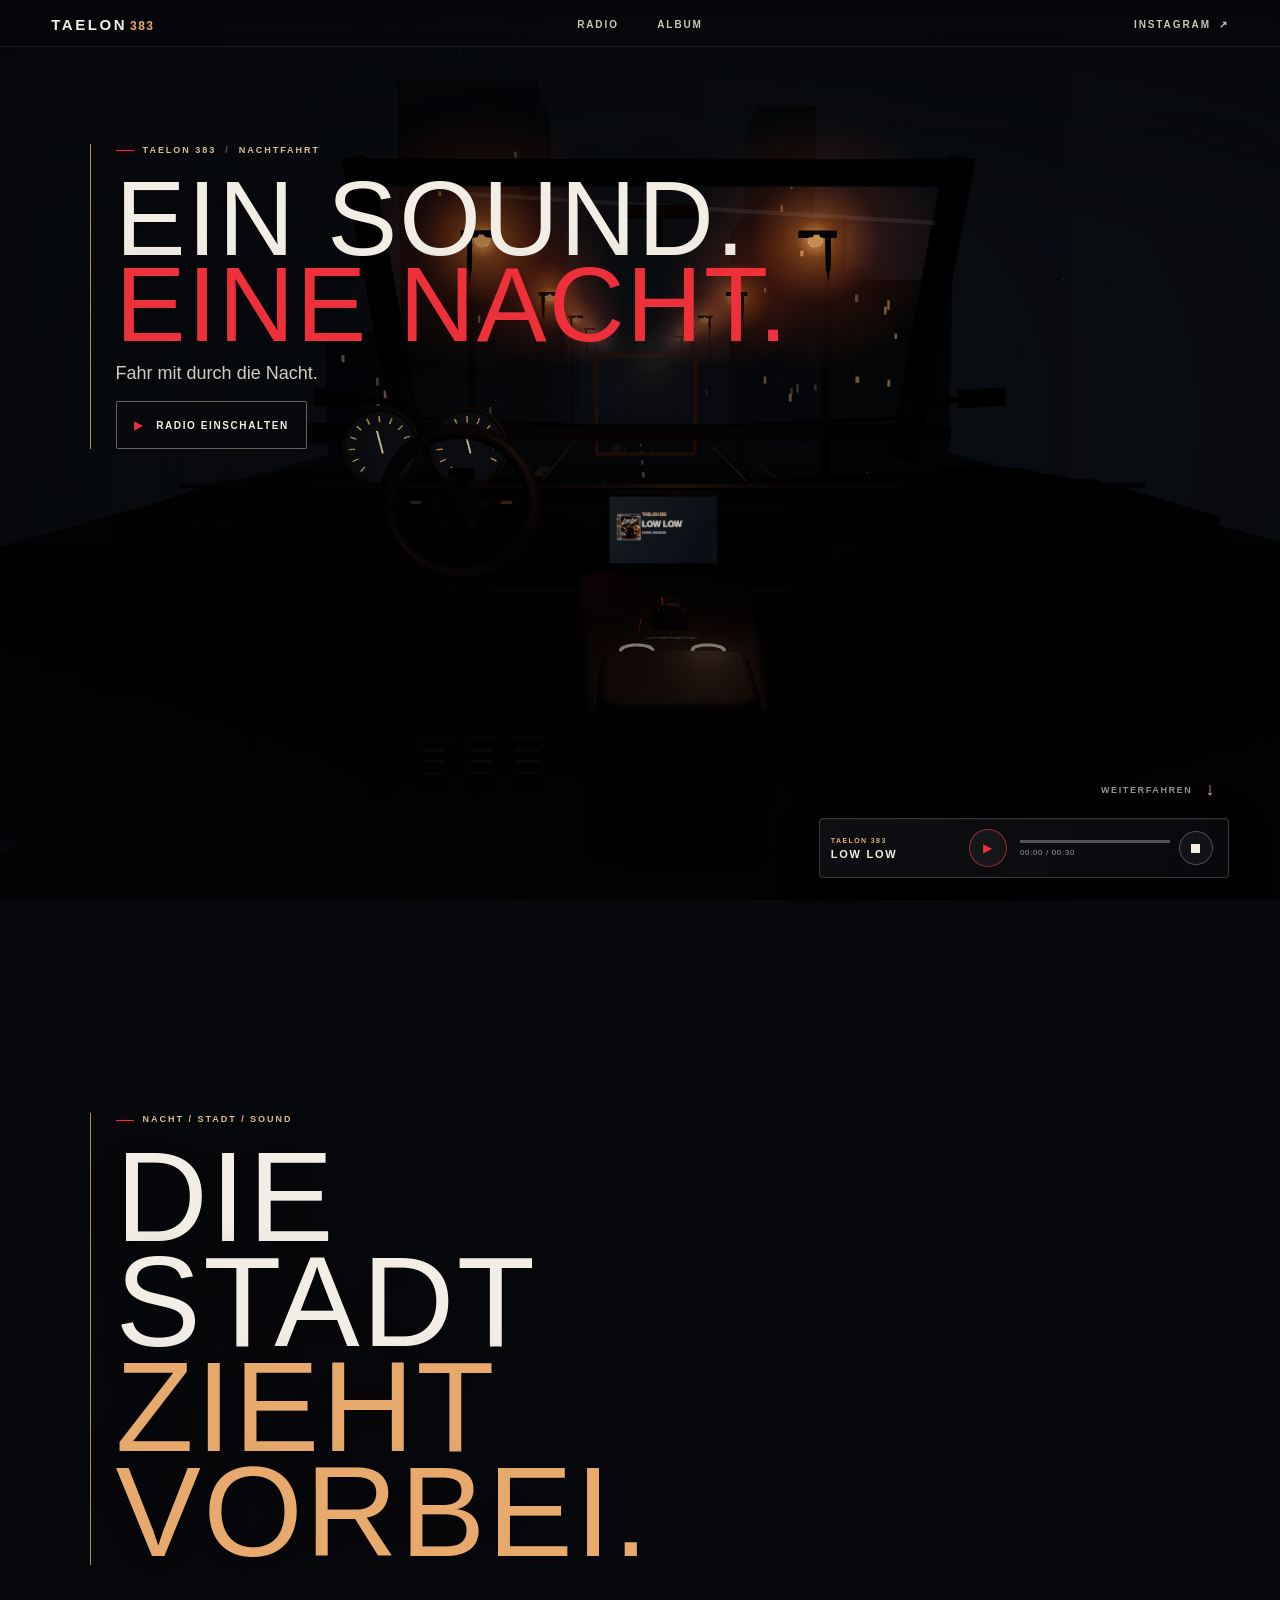
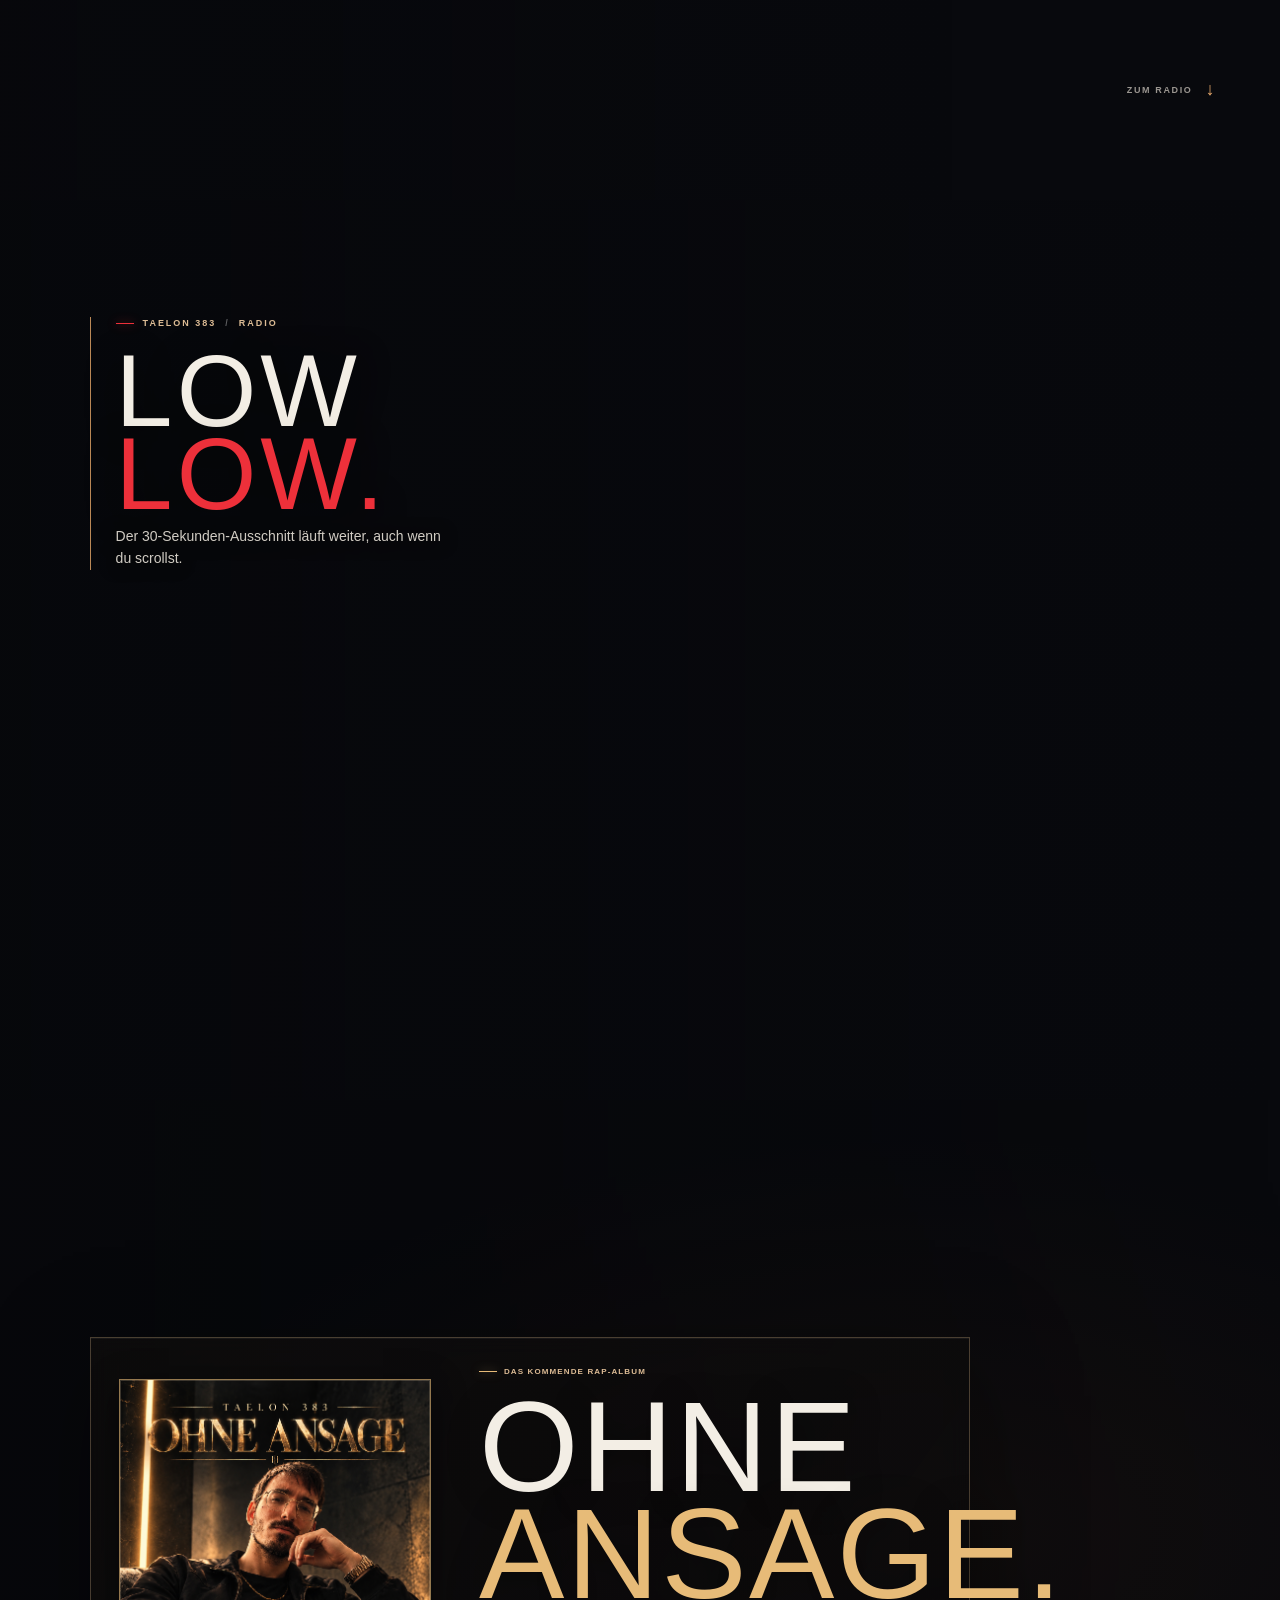
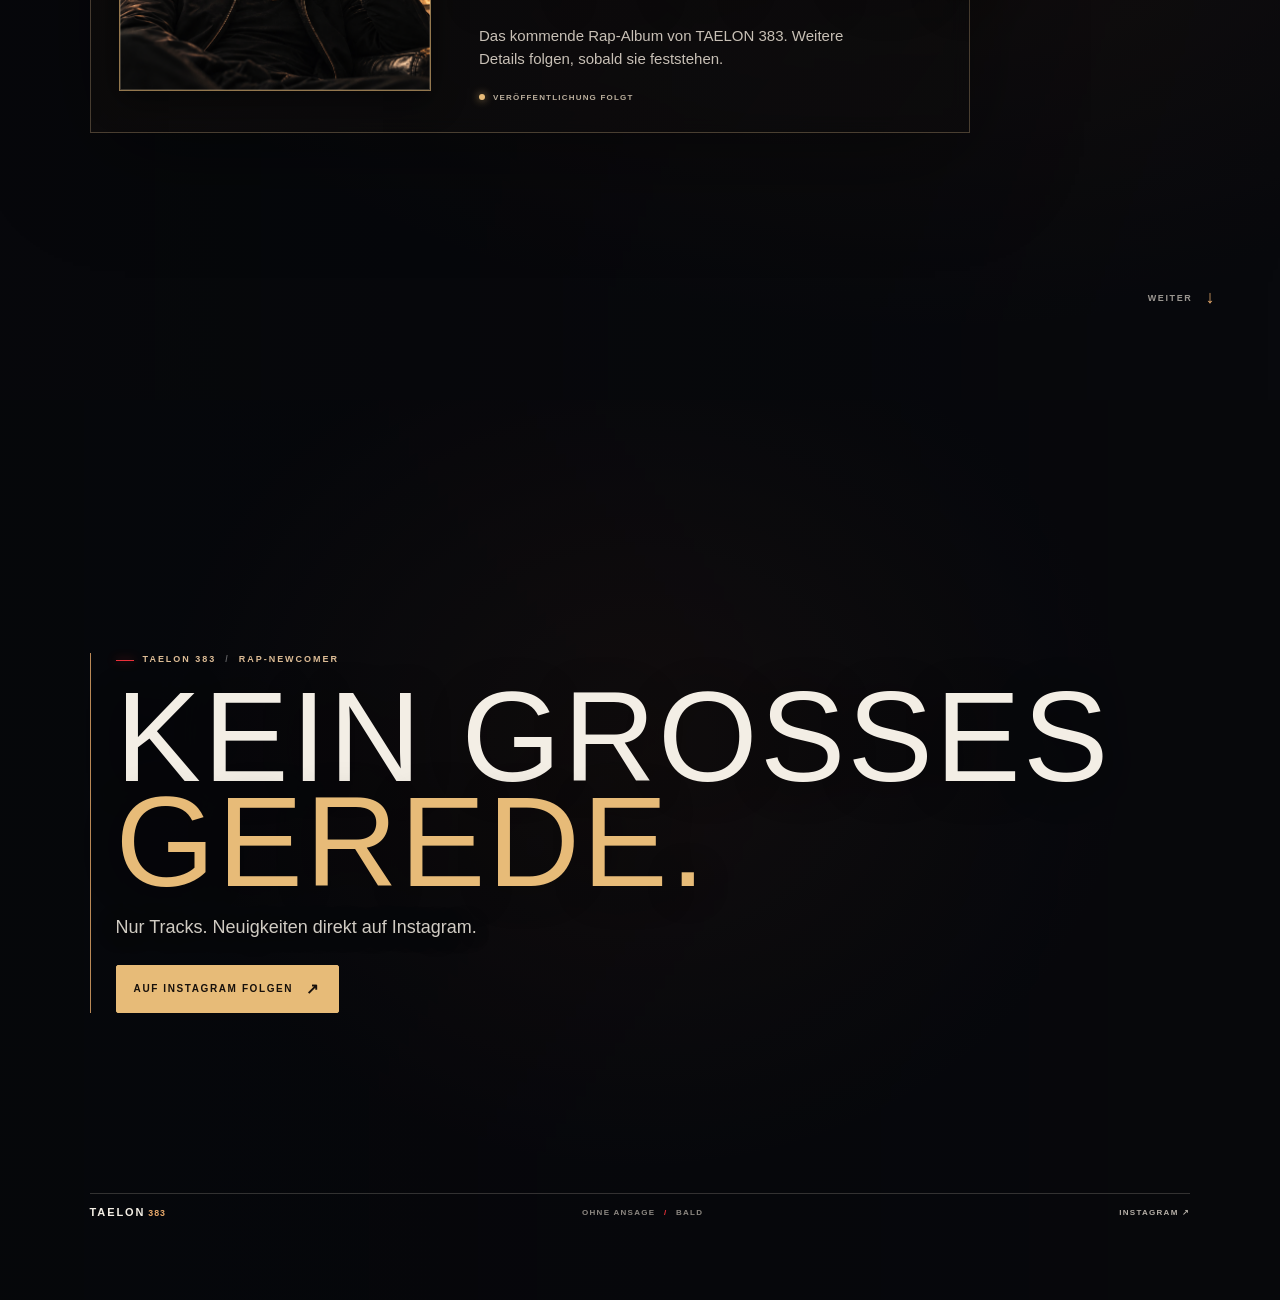
<file: index.html>
<!doctype html>
<html lang="de">
  <head>
    <meta charset="utf-8">
    <meta name="viewport" content="width=device-width, initial-scale=1, viewport-fit=cover">
    <meta name="theme-color" content="#08090d">
    <meta name="description" content="TAELON 383. Eine nächtliche Fahrt, ein Radio, LOW LOW und das kommende Rap-Album OHNE ANSAGE.">
    <title>TAELON 383 — Nachtfahrt</title>
    <link rel="icon" type="image/jpeg" href="assets/taelon-portrait.jpg">
    <link rel="modulepreload" href="vendor/three.module.js">
    <link rel="stylesheet" href="styles.css?v=20261022-10">
    <script type="module" src="js/experience.js?v=20261022-11"></script>
  </head>
  <body>
    <a class="skip-link" href="#inhalt">Zum Inhalt springen</a>

    <div class="world-stage" aria-hidden="true">
      <canvas id="world-canvas"></canvas>
      <div class="world-vignette"></div>
      <div class="world-grain"></div>
    </div>

    <header class="site-header">
      <a class="wordmark" href="#start" aria-label="TAELON 383 – zum Anfang">TAELON<span>383</span></a>
      <nav class="main-nav" aria-label="Seitennavigation">
        <a href="#radio">Radio</a>
        <a href="#album">Album</a>
      </nav>
      <a class="header-social" href="https://www.instagram.com/taelon_383/" target="_blank" rel="noopener noreferrer">
        <span>Instagram</span><span aria-hidden="true">↗</span>
      </a>
    </header>

    <main id="inhalt">
      <section class="chapter chapter-start is-active" id="start" data-scene="drive" aria-labelledby="start-title">
        <div class="chapter-copy">
          <p class="eyebrow"><span class="eyebrow-mark"></span> TAELON 383 <span class="slash">/</span> NACHTFAHRT</p>
          <h1 id="start-title">EIN SOUND.<br><em>EINE NACHT.</em></h1>
          <p class="chapter-lead">Fahr mit durch die Nacht.</p>
          <button class="button button-play" type="button" data-audio-play>
            <span class="button-icon" aria-hidden="true">▶</span>
            <span>Radio einschalten</span>
          </button>
        </div>
        <a class="scroll-cue" href="#approach"><span>Weiterfahren</span><span aria-hidden="true">↓</span></a>
      </section>

      <section class="chapter chapter-approach" id="approach" data-scene="approach" aria-labelledby="approach-title">
        <div class="chapter-copy chapter-copy-small">
          <p class="eyebrow"><span class="eyebrow-mark"></span> NACHT / STADT / SOUND</p>
          <h2 id="approach-title">Die Stadt<br><em>zieht vorbei.</em></h2>
        </div>
        <a class="scroll-cue" href="#radio"><span>Zum Radio</span><span aria-hidden="true">↓</span></a>
      </section>

      <section class="chapter chapter-radio" id="radio" data-scene="radio" aria-labelledby="radio-title">
        <div class="chapter-copy chapter-copy-radio">
          <p class="eyebrow"><span class="eyebrow-mark"></span> TAELON 383 <span class="slash">/</span> RADIO</p>
          <h2 id="radio-title">LOW <em>LOW.</em></h2>
          <p class="chapter-lead">Der 30-Sekunden-Ausschnitt läuft weiter, auch wenn du scrollst.</p>
          <p class="sr-only">Im Autoradio-Display steht TAELON 383, LOW LOW und OHNE ANSAGE. Ein kleines Cover sitzt links neben Interpret, Song und Albumtitel; die feine Wellenform reagiert auf die Musik.</p>
        </div>
      </section>

      <section class="chapter chapter-album" id="album" data-scene="album" aria-labelledby="album-title">
        <div class="album-card">
          <div class="album-art">
            <img src="assets/ohne-ansage-cover.png" alt="Albumcover OHNE ANSAGE von TAELON 383" width="1254" height="1254" loading="lazy">
          </div>
          <div class="album-copy">
            <p class="eyebrow"><span class="eyebrow-mark eyebrow-gold"></span> DAS KOMMENDE RAP-ALBUM</p>
            <h2 id="album-title">OHNE<br><em>ANSAGE.</em></h2>
            <p>Das kommende Rap-Album von TAELON 383. Weitere Details folgen, sobald sie feststehen.</p>
            <span class="release-state"><span class="status-dot"></span> VERÖFFENTLICHUNG FOLGT</span>
          </div>
        </div>
        <a class="scroll-cue" href="#artist"><span>Weiter</span><span aria-hidden="true">↓</span></a>
      </section>

      <section class="chapter chapter-end" id="artist" data-scene="end" aria-labelledby="artist-title">
        <div class="chapter-copy chapter-copy-end">
          <p class="eyebrow"><span class="eyebrow-mark"></span> TAELON 383 <span class="slash">/</span> RAP-NEWCOMER</p>
          <h2 id="artist-title">KEIN GROSSES<br><em>GEREDE.</em></h2>
          <p class="chapter-lead">Nur Tracks. Neuigkeiten direkt auf Instagram.</p>
          <a class="button button-primary" href="https://www.instagram.com/taelon_383/" target="_blank" rel="noopener noreferrer">
            <span>Auf Instagram folgen</span><span aria-hidden="true">↗</span>
          </a>
        </div>
        <footer class="site-footer">
          <a class="wordmark" href="#start" aria-label="TAELON 383 – zum Anfang">TAELON<span>383</span></a>
          <span>OHNE ANSAGE <i>/</i> BALD</span>
          <a href="https://www.instagram.com/taelon_383/" target="_blank" rel="noopener noreferrer">INSTAGRAM ↗</a>
        </footer>
      </section>
    </main>

    <div class="audio-dock" id="audio-dock" aria-label="LOW LOW Audiosteuerung">
      <div class="audio-meta">
        <span class="audio-label">TAELON 383</span>
        <strong>LOW LOW</strong>
      </div>
      <button class="audio-control audio-toggle" type="button" id="audio-toggle" aria-label="LOW LOW abspielen" aria-pressed="false">
        <span class="play-glyph" aria-hidden="true">▶</span>
      </button>
      <div class="audio-timeline">
        <progress id="audio-progress" max="30" value="0" aria-label="Fortschritt des 30-Sekunden-Ausschnitts"></progress>
        <span id="audio-time" class="audio-time">00:00 / 00:30</span>
      </div>
      <button class="audio-control audio-stop" type="button" id="audio-stop" aria-label="LOW LOW stoppen">
        <span aria-hidden="true"></span>
      </button>
      <audio id="low-low-audio" preload="none" src="assets/audio/low-low-30s.wav"></audio>
    </div>

    <p class="sr-only" id="audio-status" aria-live="polite"></p>
    <noscript><p class="noscript-note">Die 3D-Fahrt benötigt JavaScript. Künstler-, Album- und Instagram-Informationen bleiben hier verfügbar.</p></noscript>
  </body>
</html>
</file>
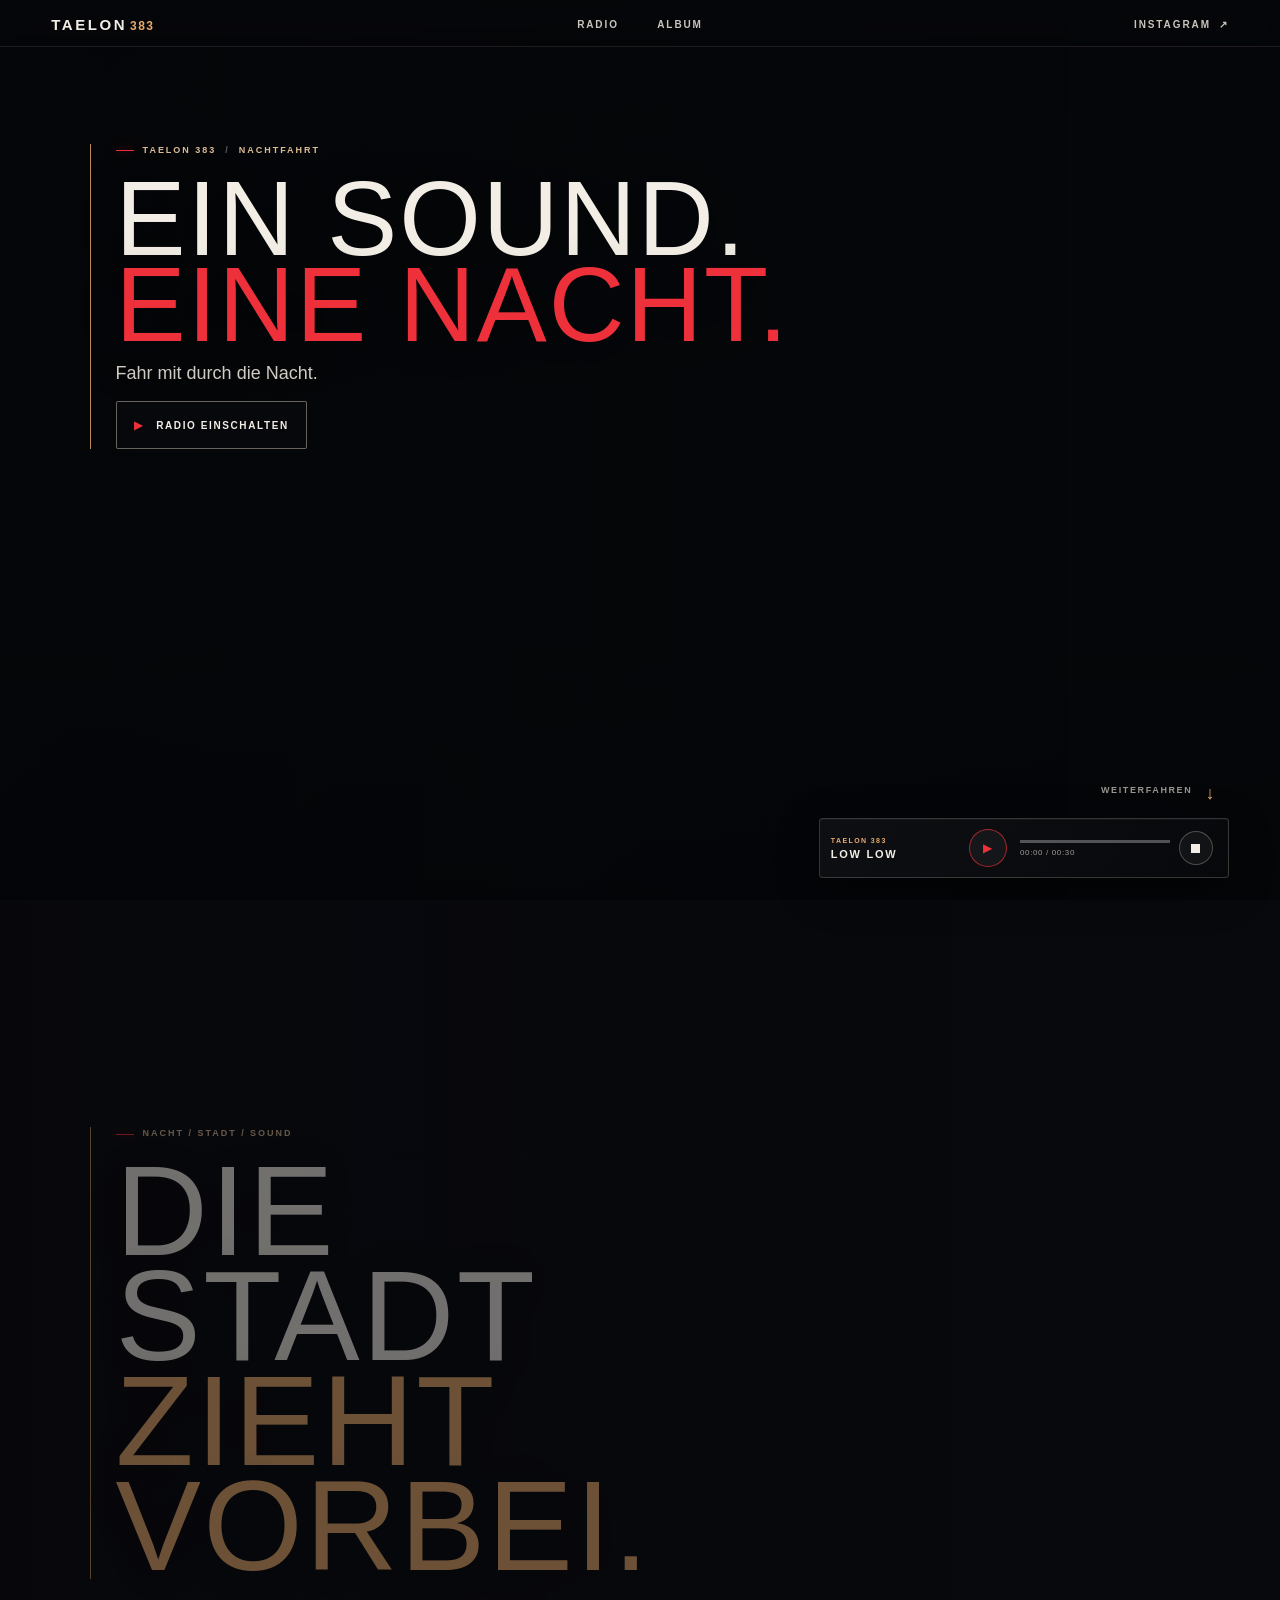
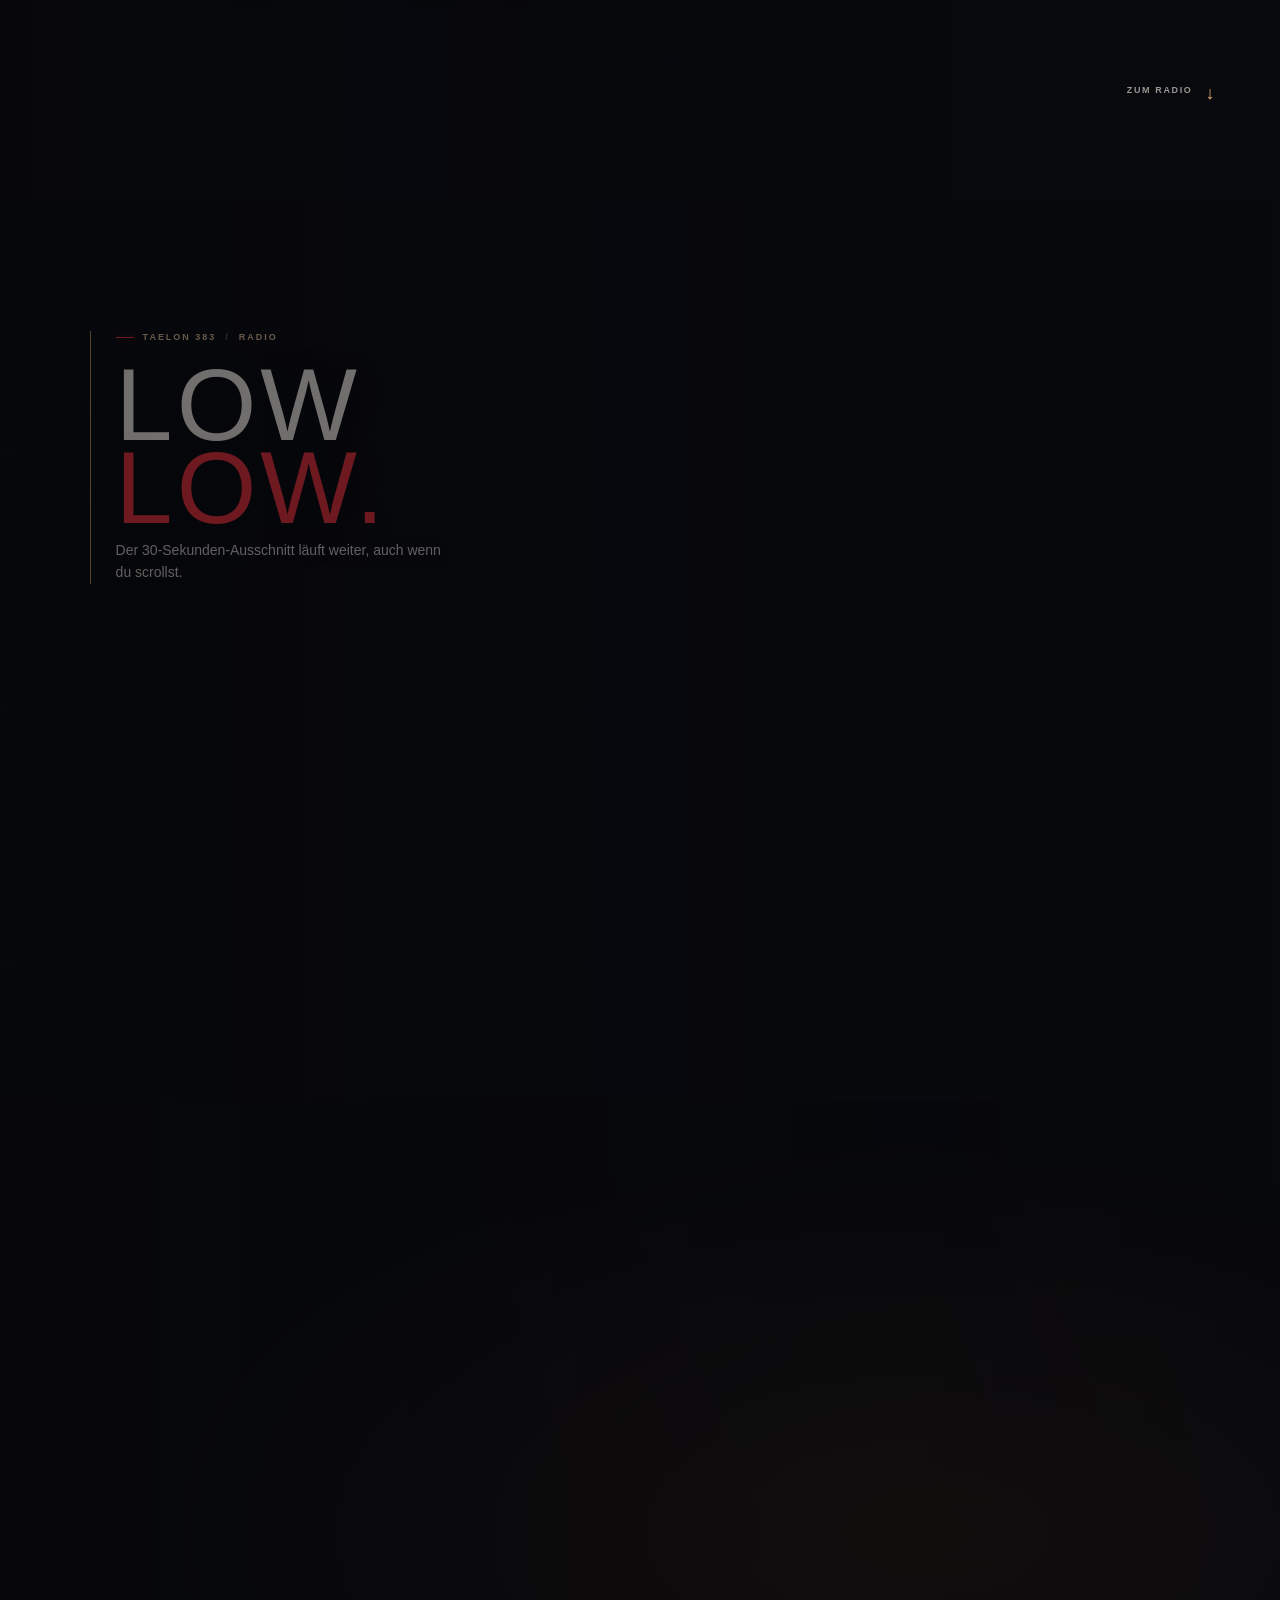
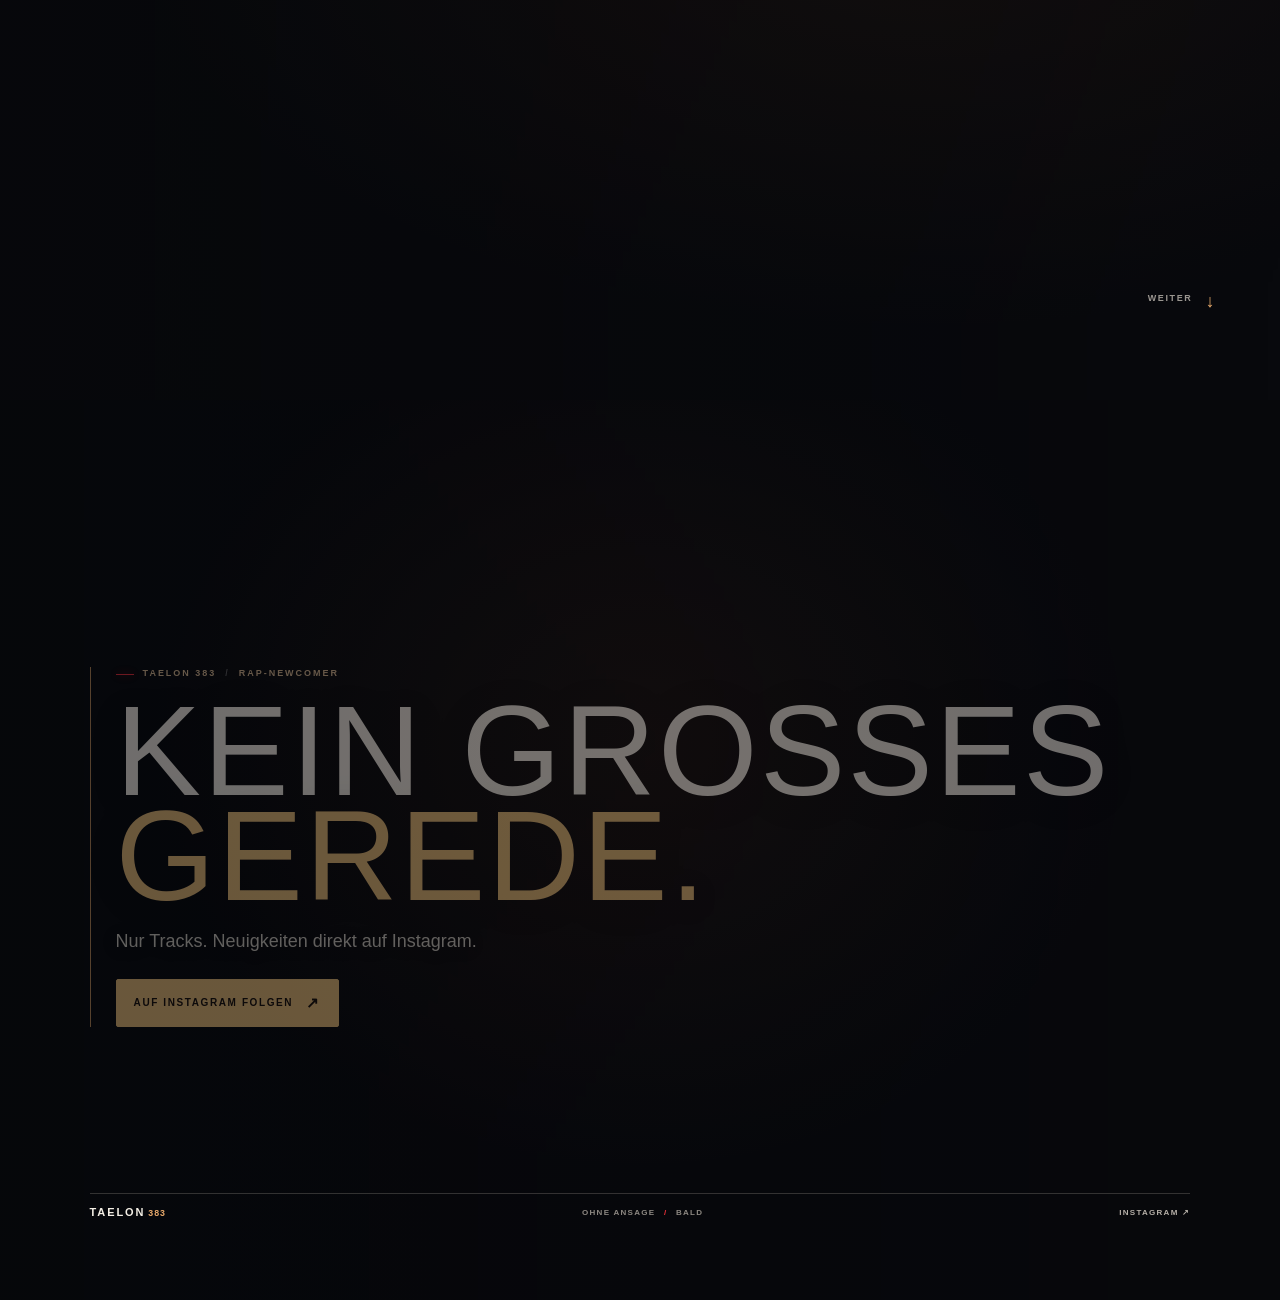
<file: aktuelles.html>
<!doctype html>
<html lang="de">
  <head>
    <meta charset="utf-8">
    <meta name="viewport" content="width=device-width, initial-scale=1">
    <meta http-equiv="refresh" content="0; url=index.html#album">
    <link rel="canonical" href="index.html#album">
    <title>Aktuelles — Weiter zur Nachtfahrt</title>
  </head>
  <body><p>Die bestätigten Album-Infos findest du in der <a href="index.html#album">TAELON 383 Nachtfahrt</a>.</p></body>
</html>
</file>
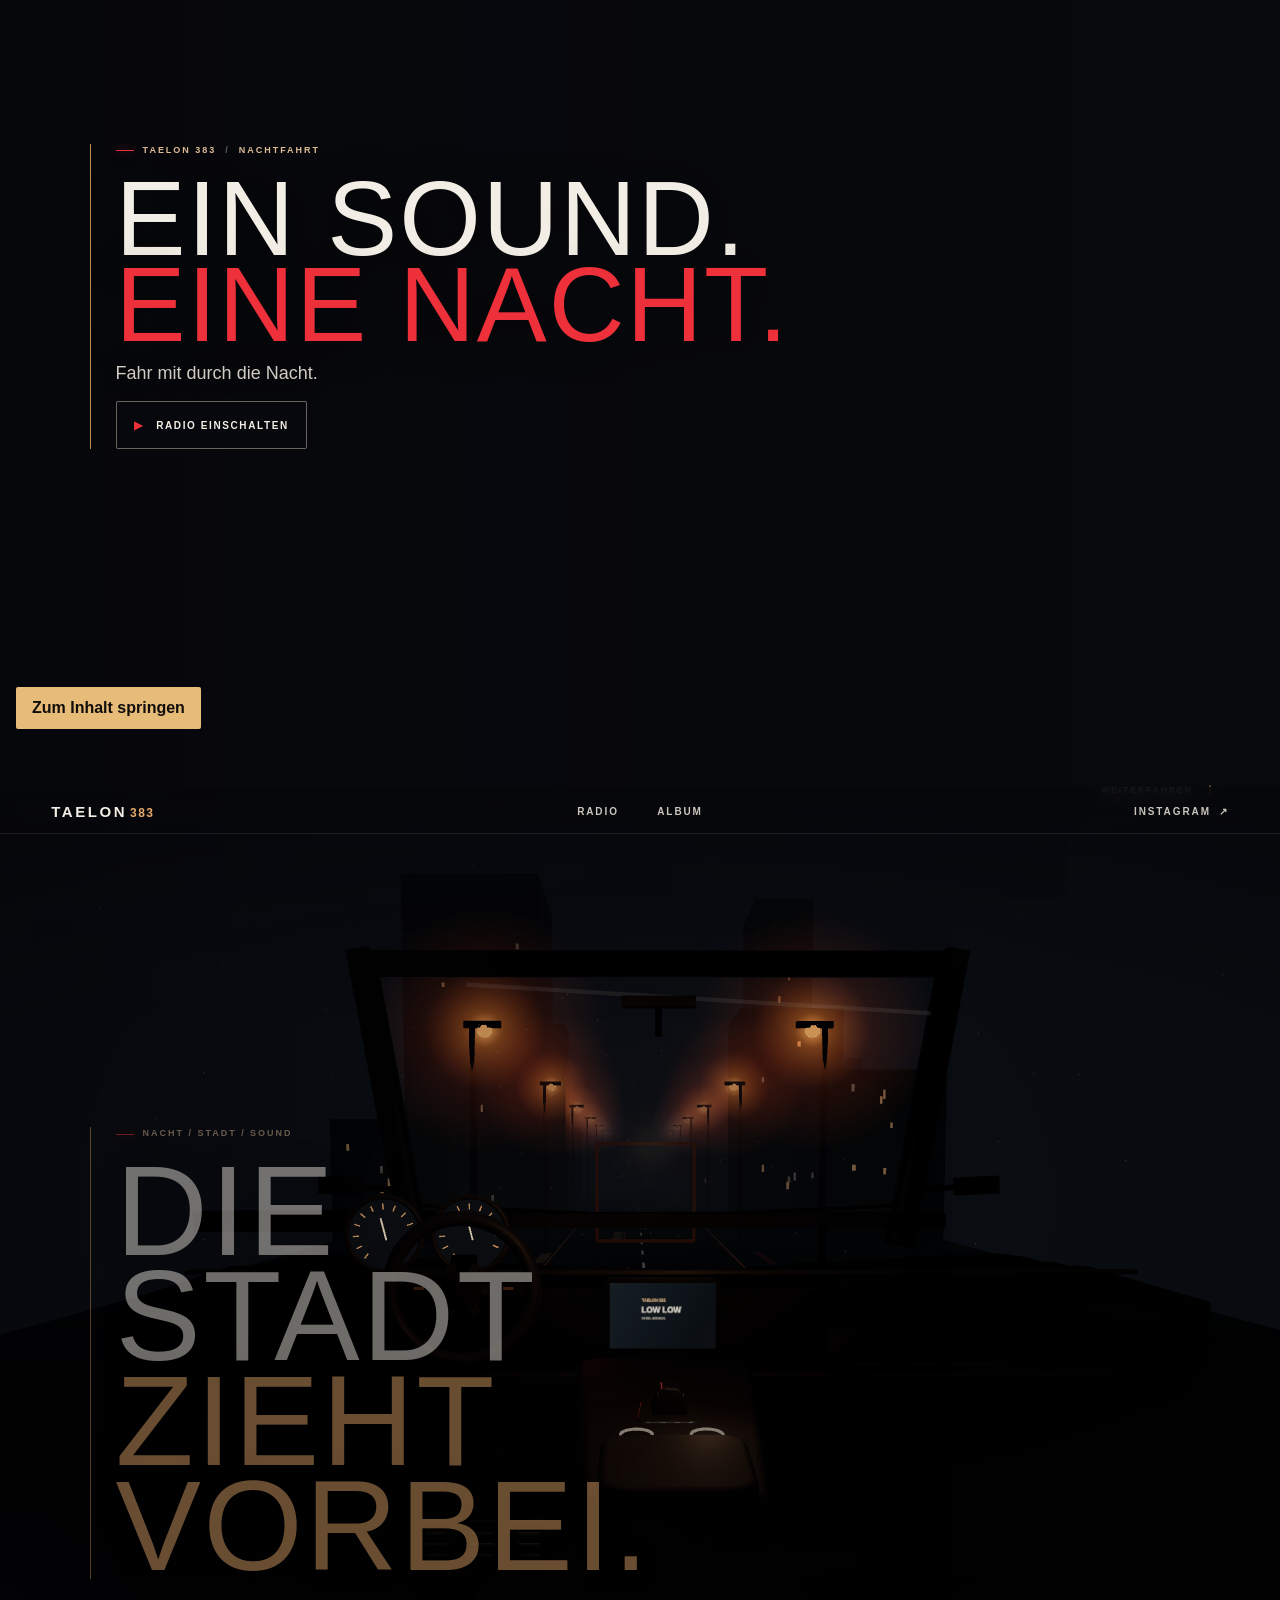
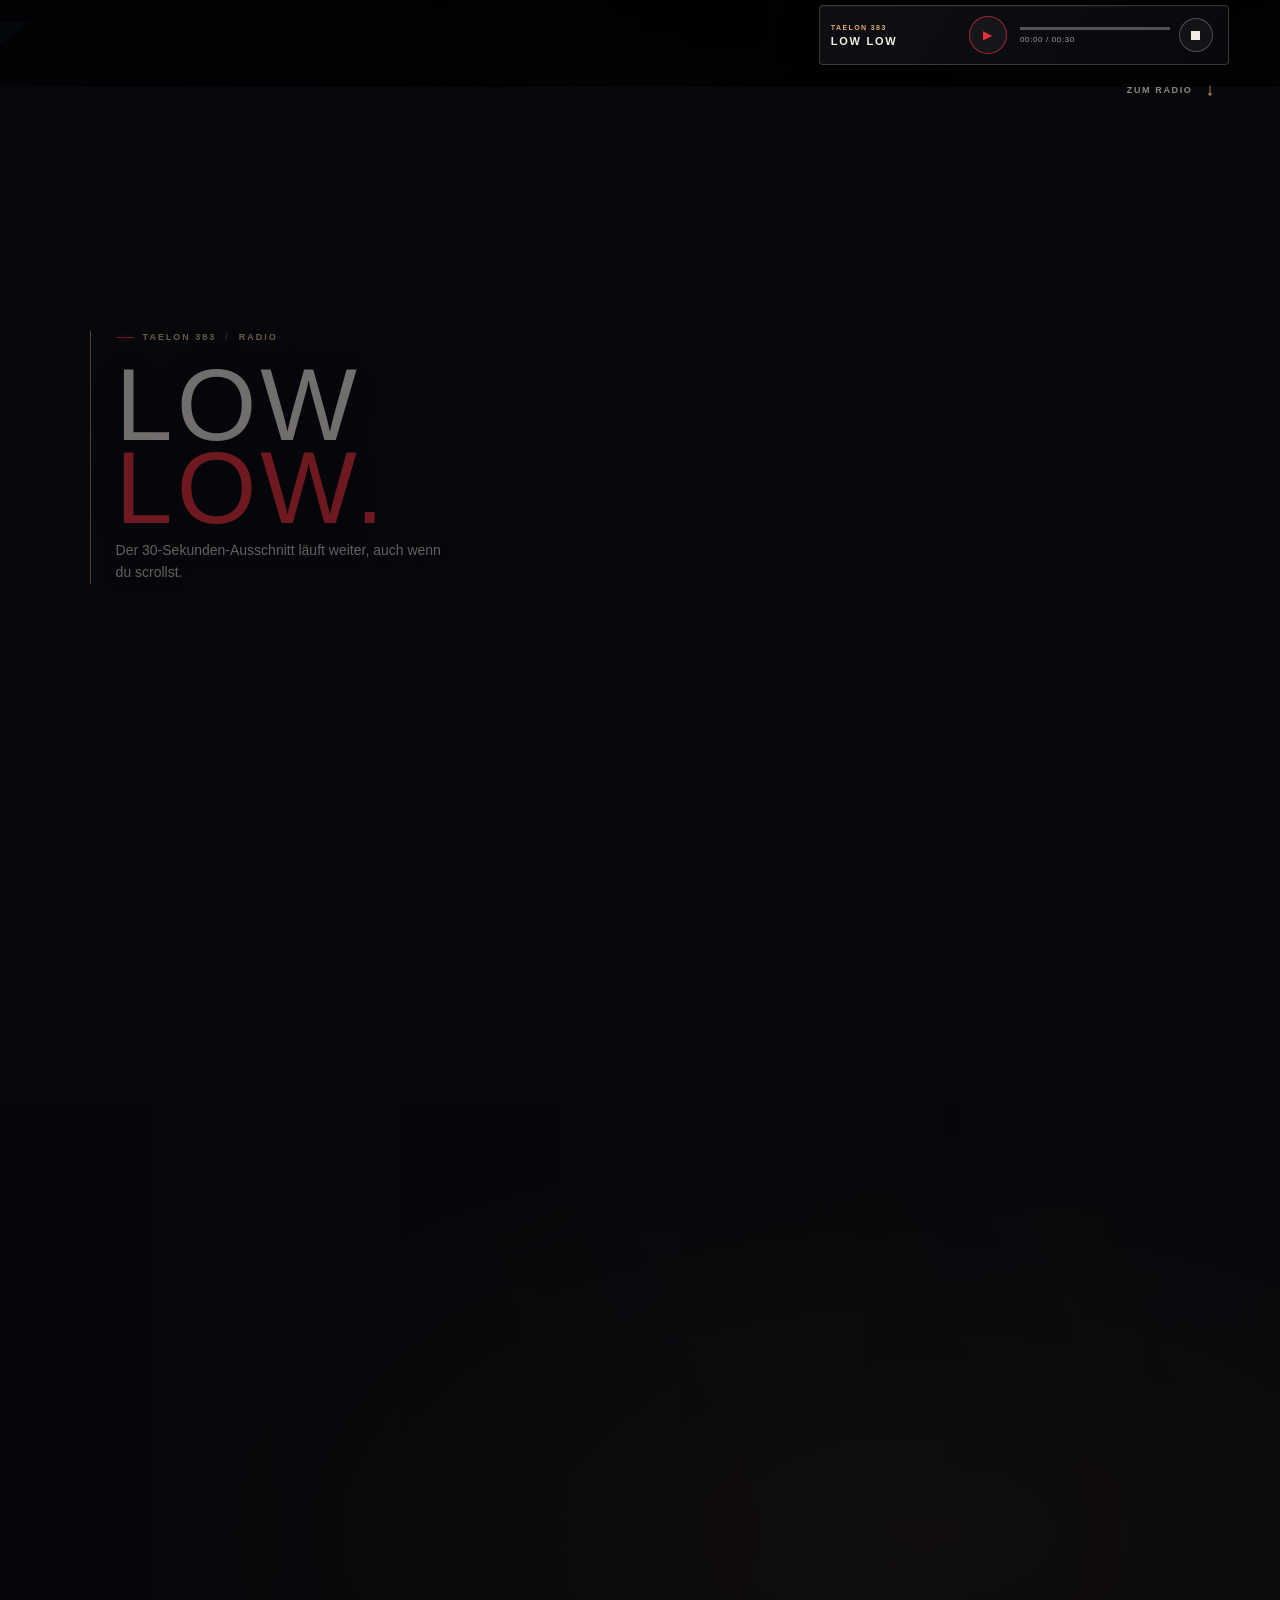
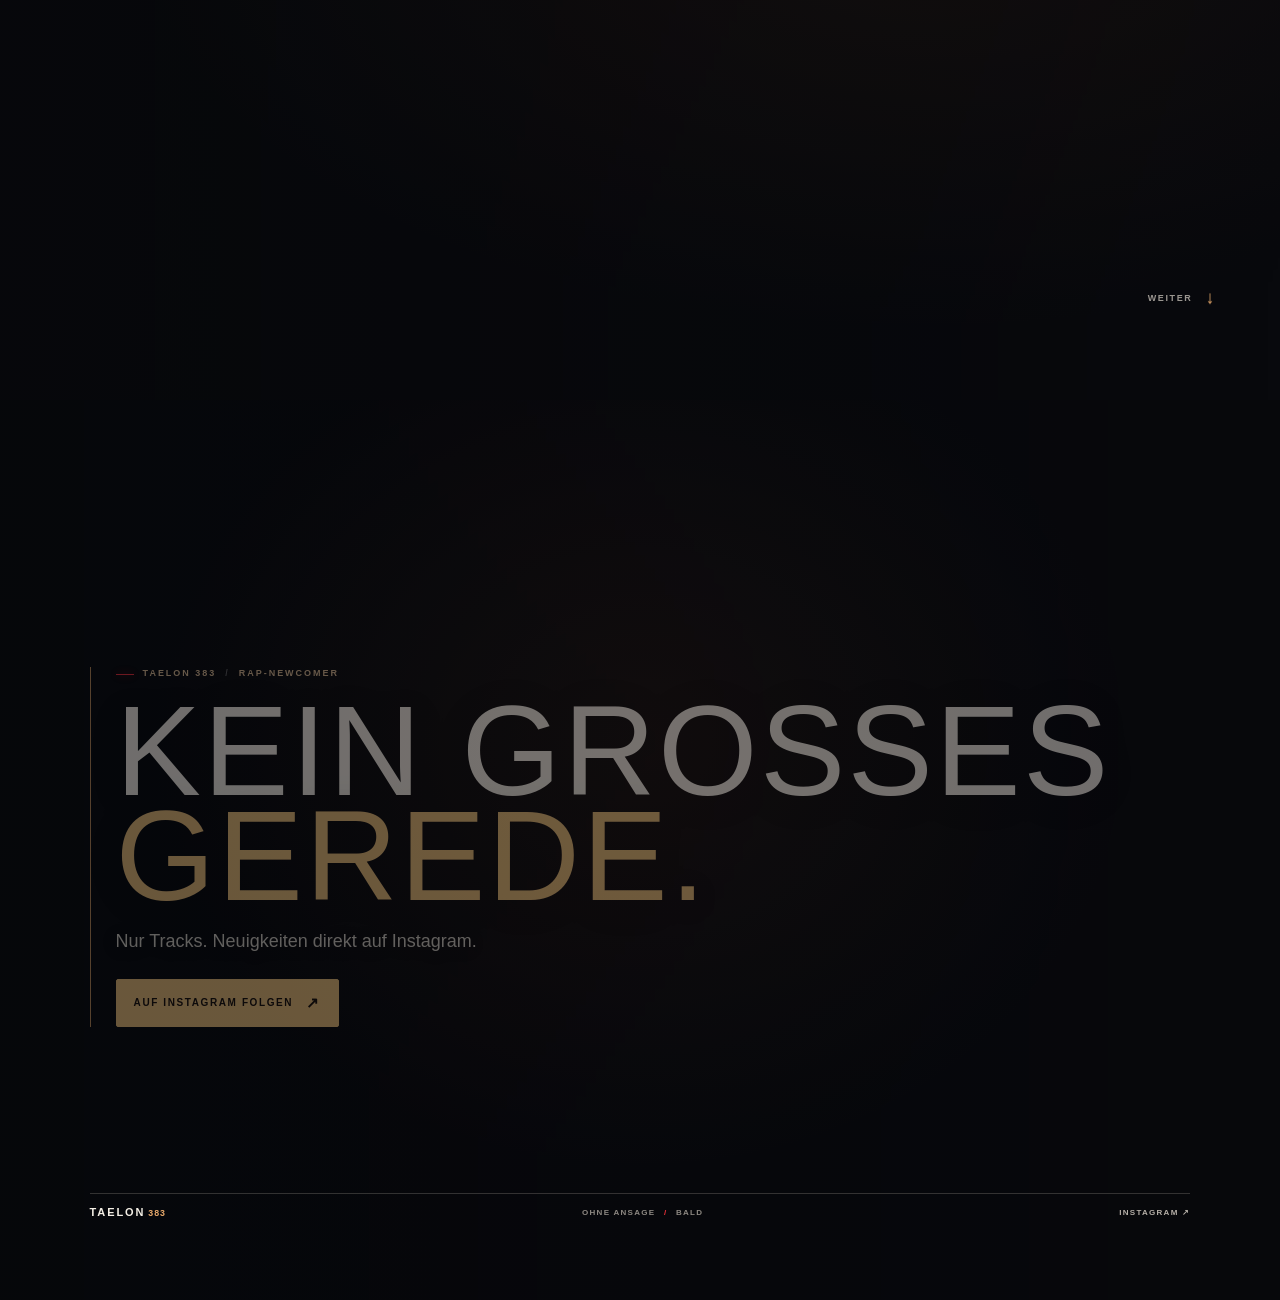
<file: album.html>
<!doctype html>
<html lang="de">
  <head>
    <meta charset="utf-8">
    <meta name="viewport" content="width=device-width, initial-scale=1">
    <meta http-equiv="refresh" content="0; url=index.html#album">
    <link rel="canonical" href="index.html#album">
    <title>OHNE ANSAGE — Weiter zur Nachtfahrt</title>
  </head>
  <body><p>Das Album ist jetzt Teil der <a href="index.html#album">TAELON 383 Nachtfahrt</a>.</p></body>
</html>
</file>
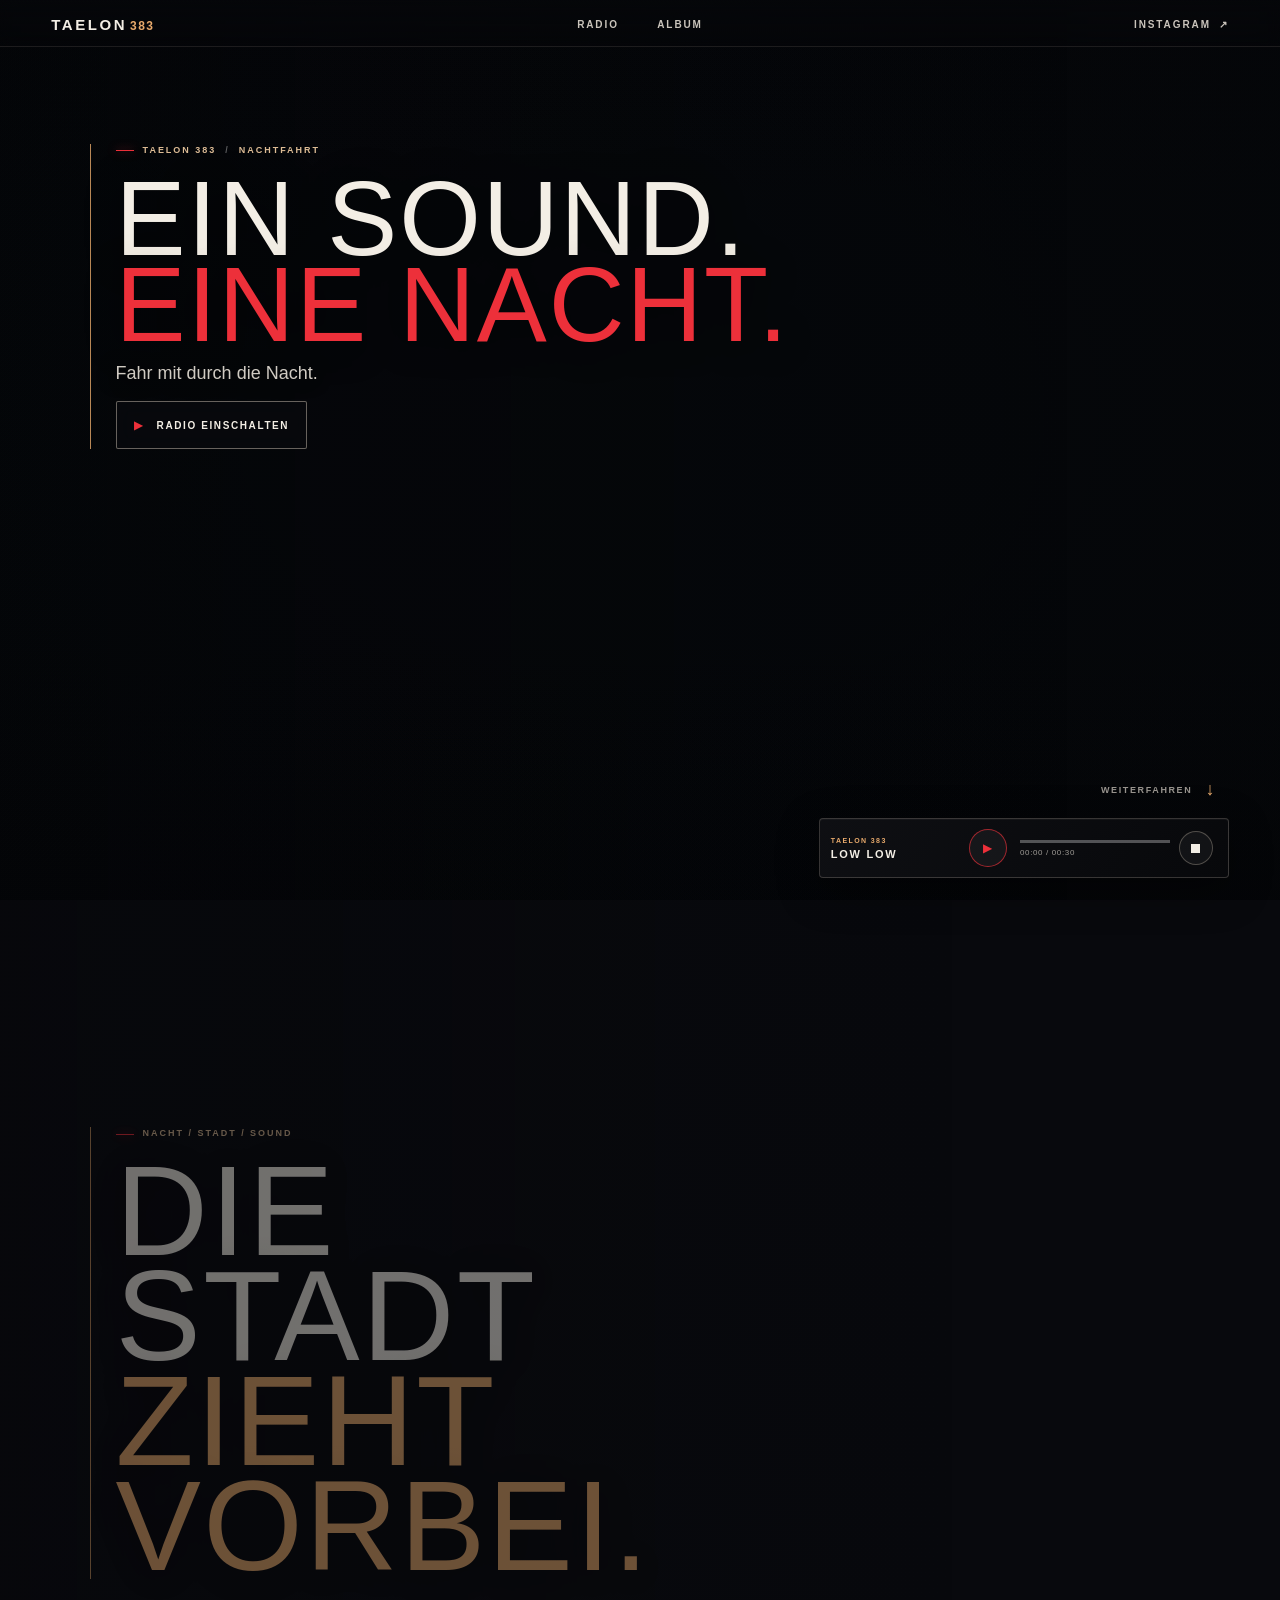
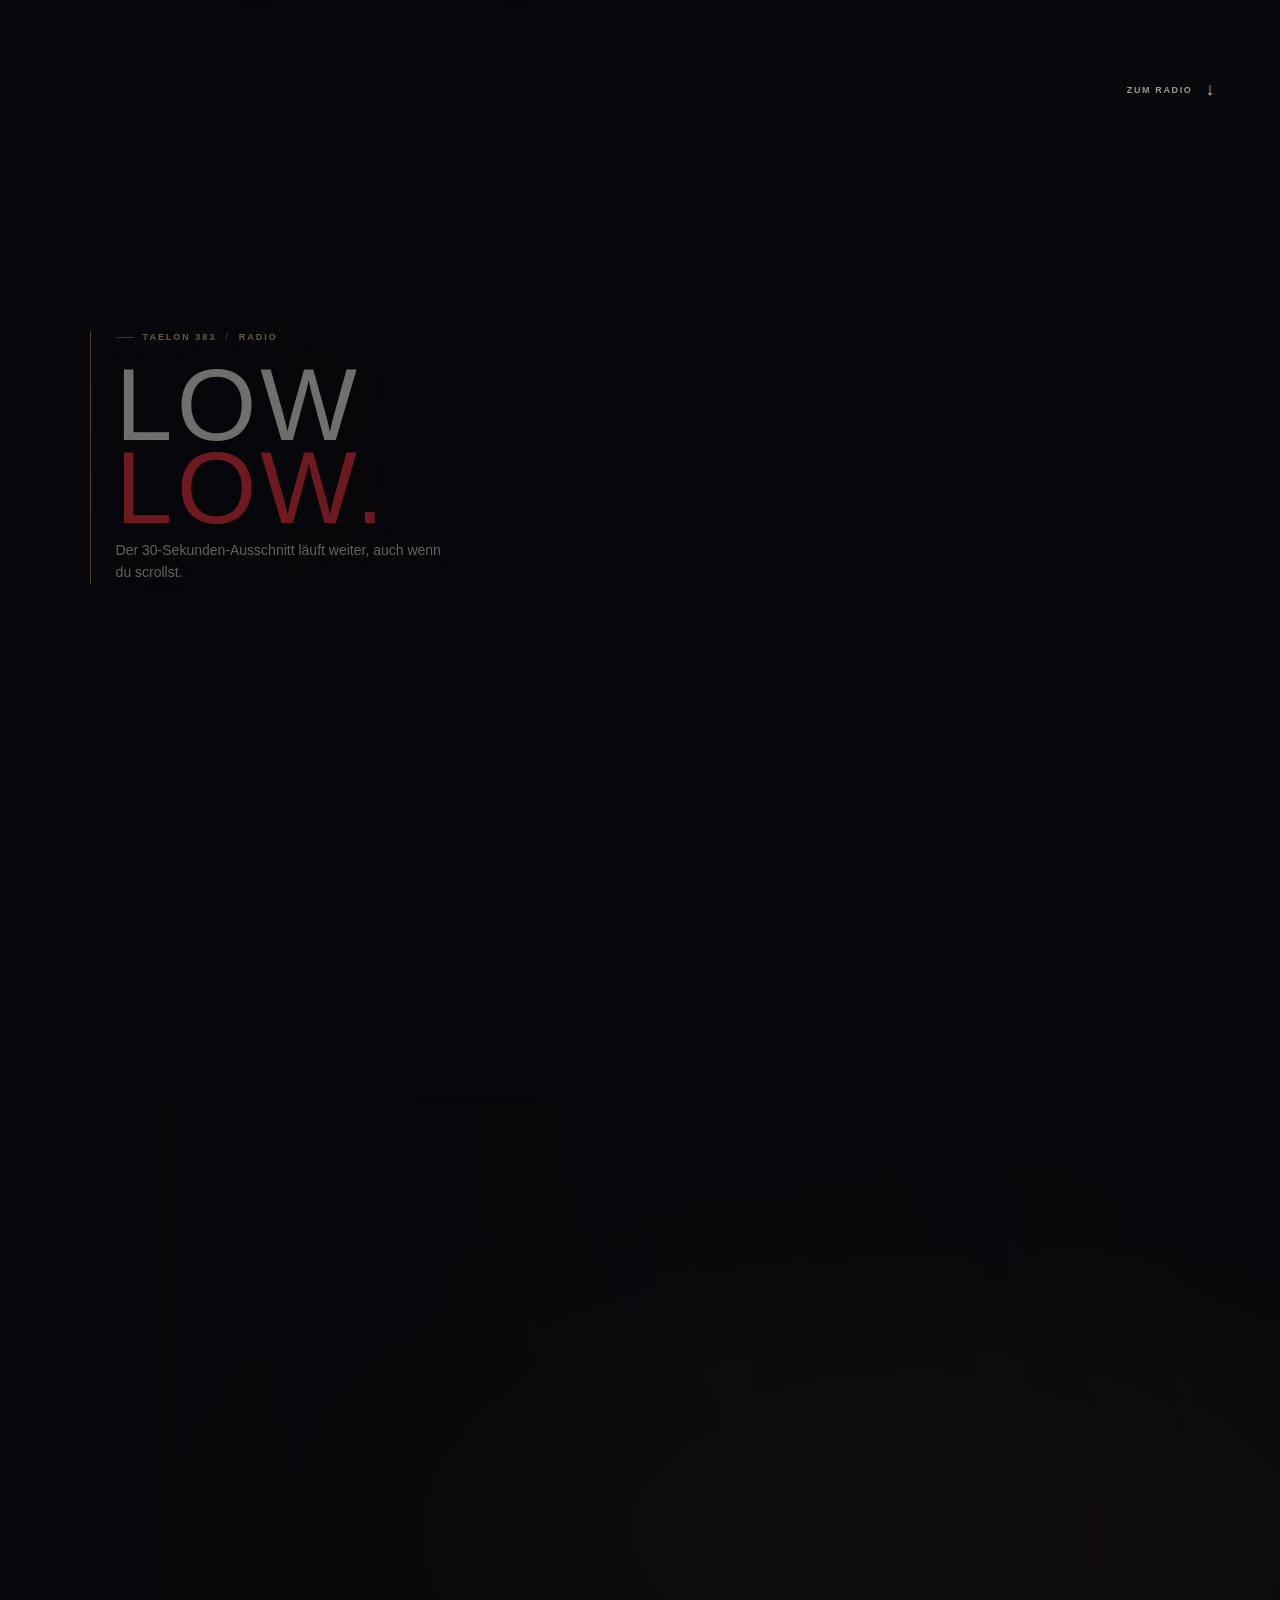
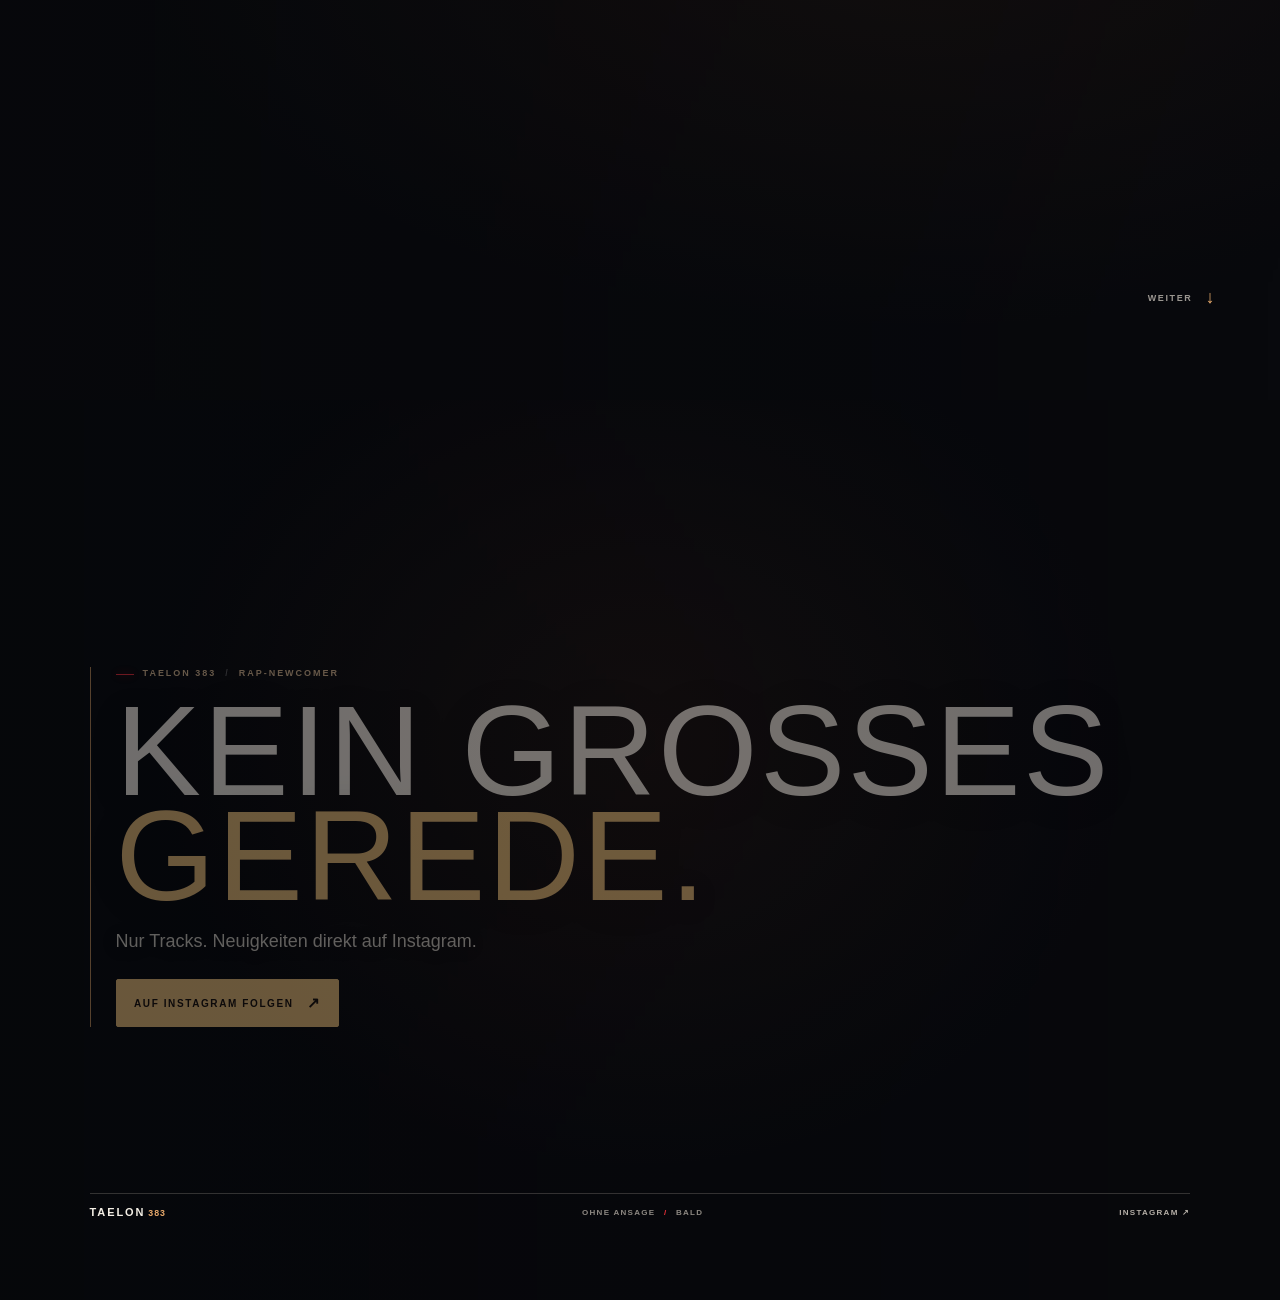
<file: kontakt.html>
<!doctype html>
<html lang="de">
  <head>
    <meta charset="utf-8">
    <meta name="viewport" content="width=device-width, initial-scale=1">
    <meta http-equiv="refresh" content="0; url=index.html#artist">
    <link rel="canonical" href="index.html#artist">
    <title>Kontakt — Weiter zur Nachtfahrt</title>
  </head>
  <body><p>Neuigkeiten findest du über das bestätigte <a href="index.html#artist">Instagram-Profil von TAELON 383</a>.</p></body>
</html>
</file>
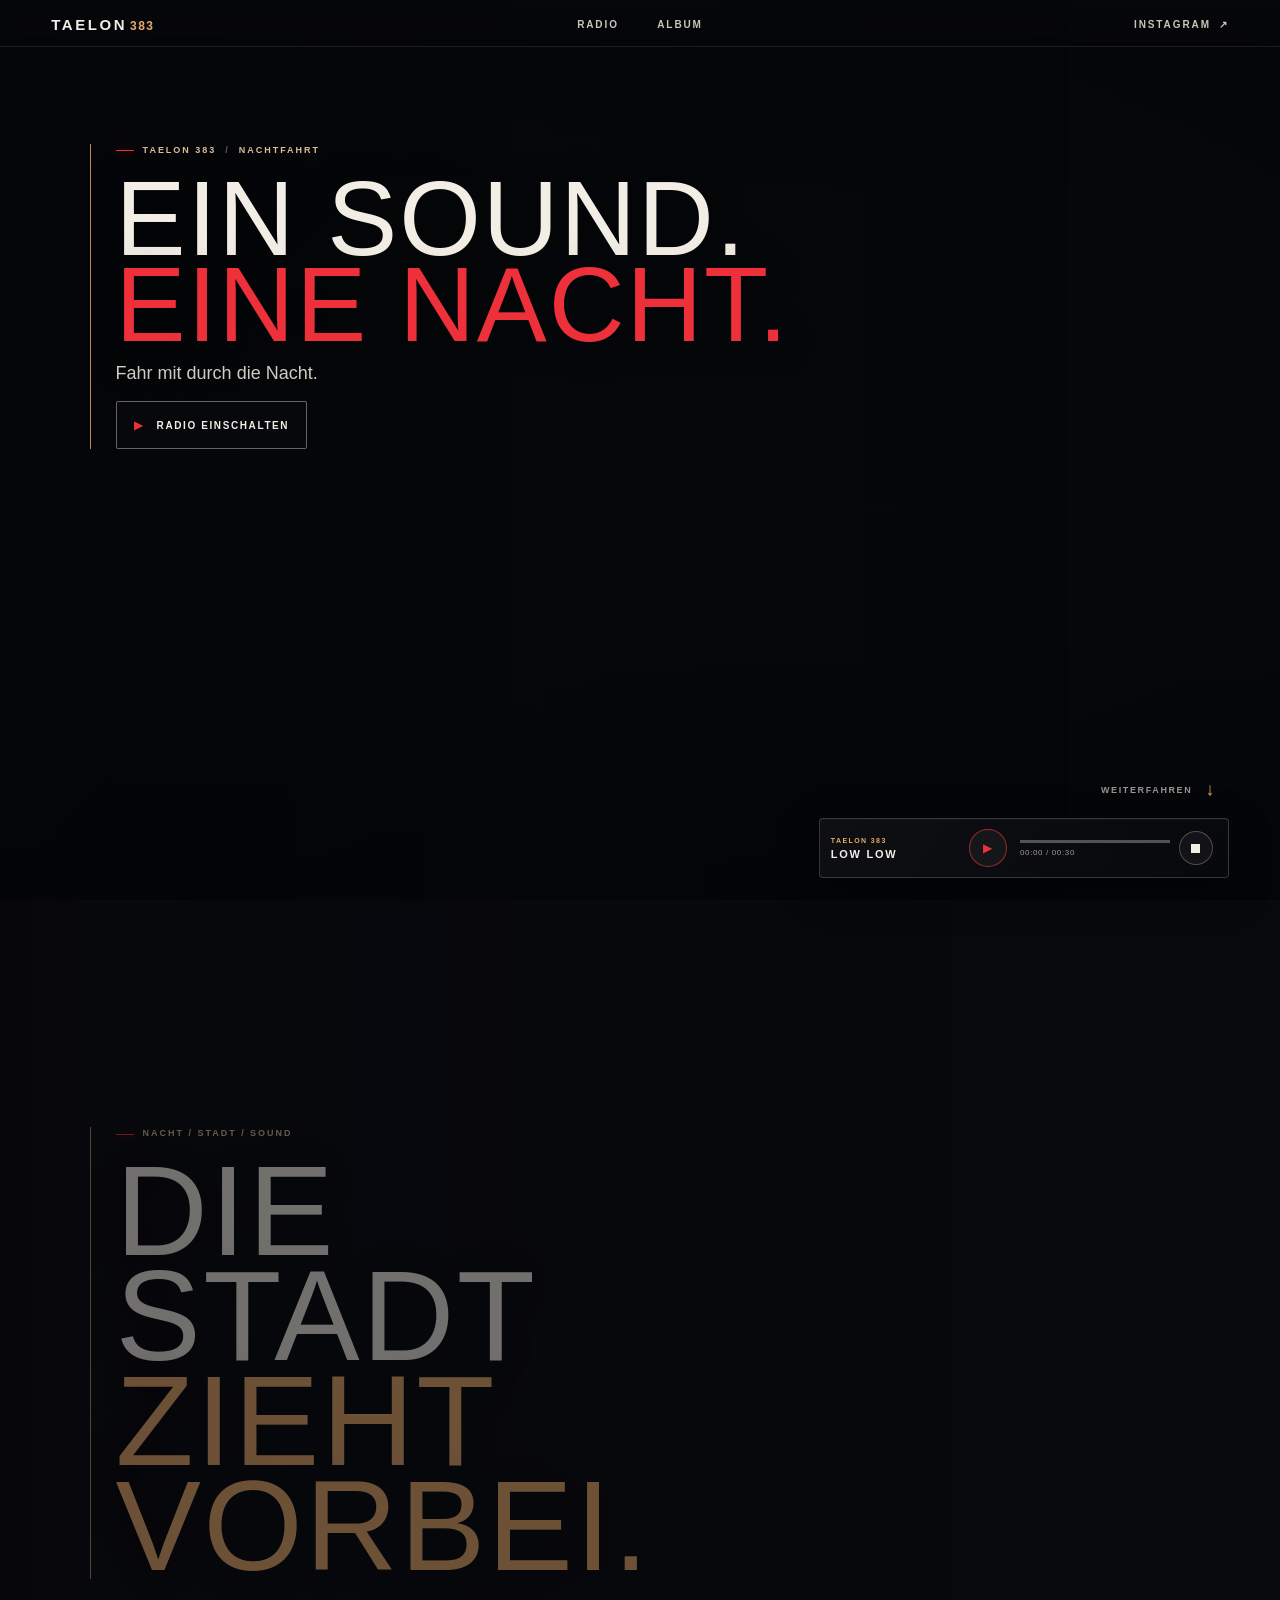
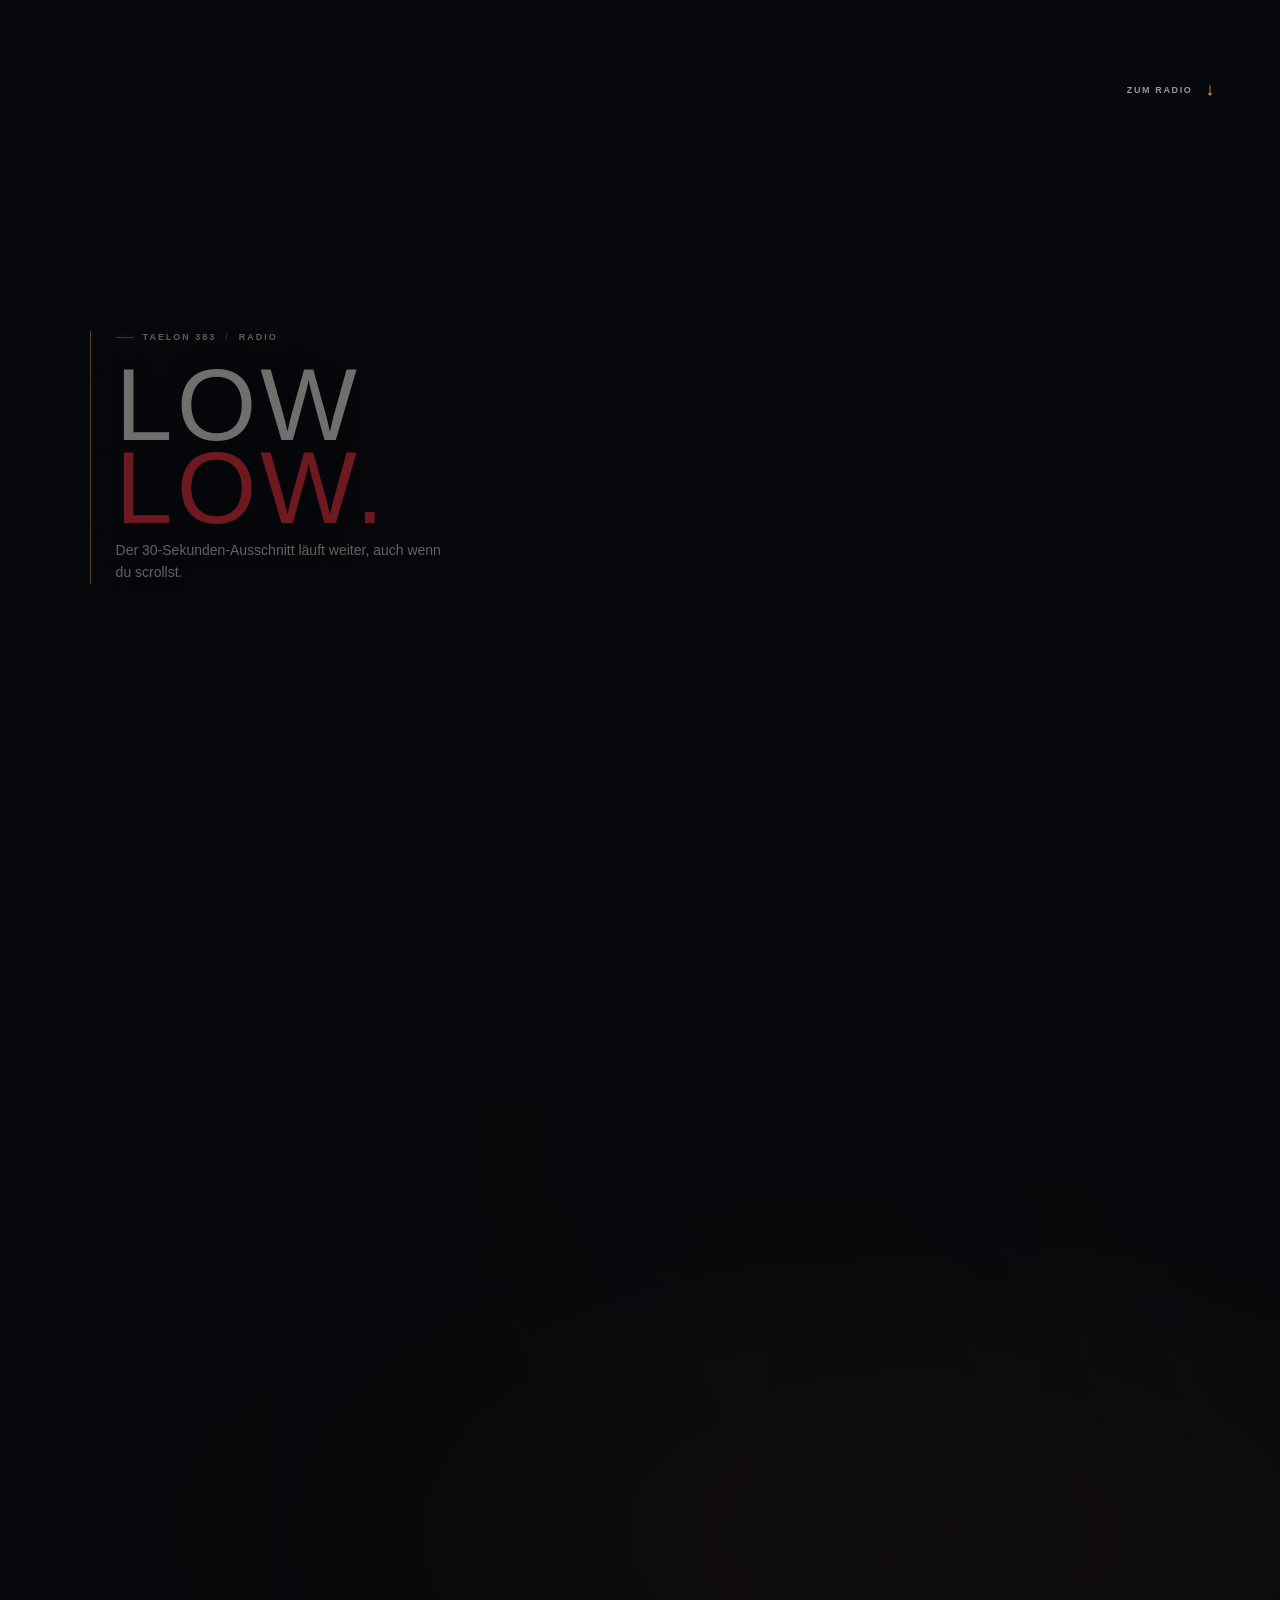
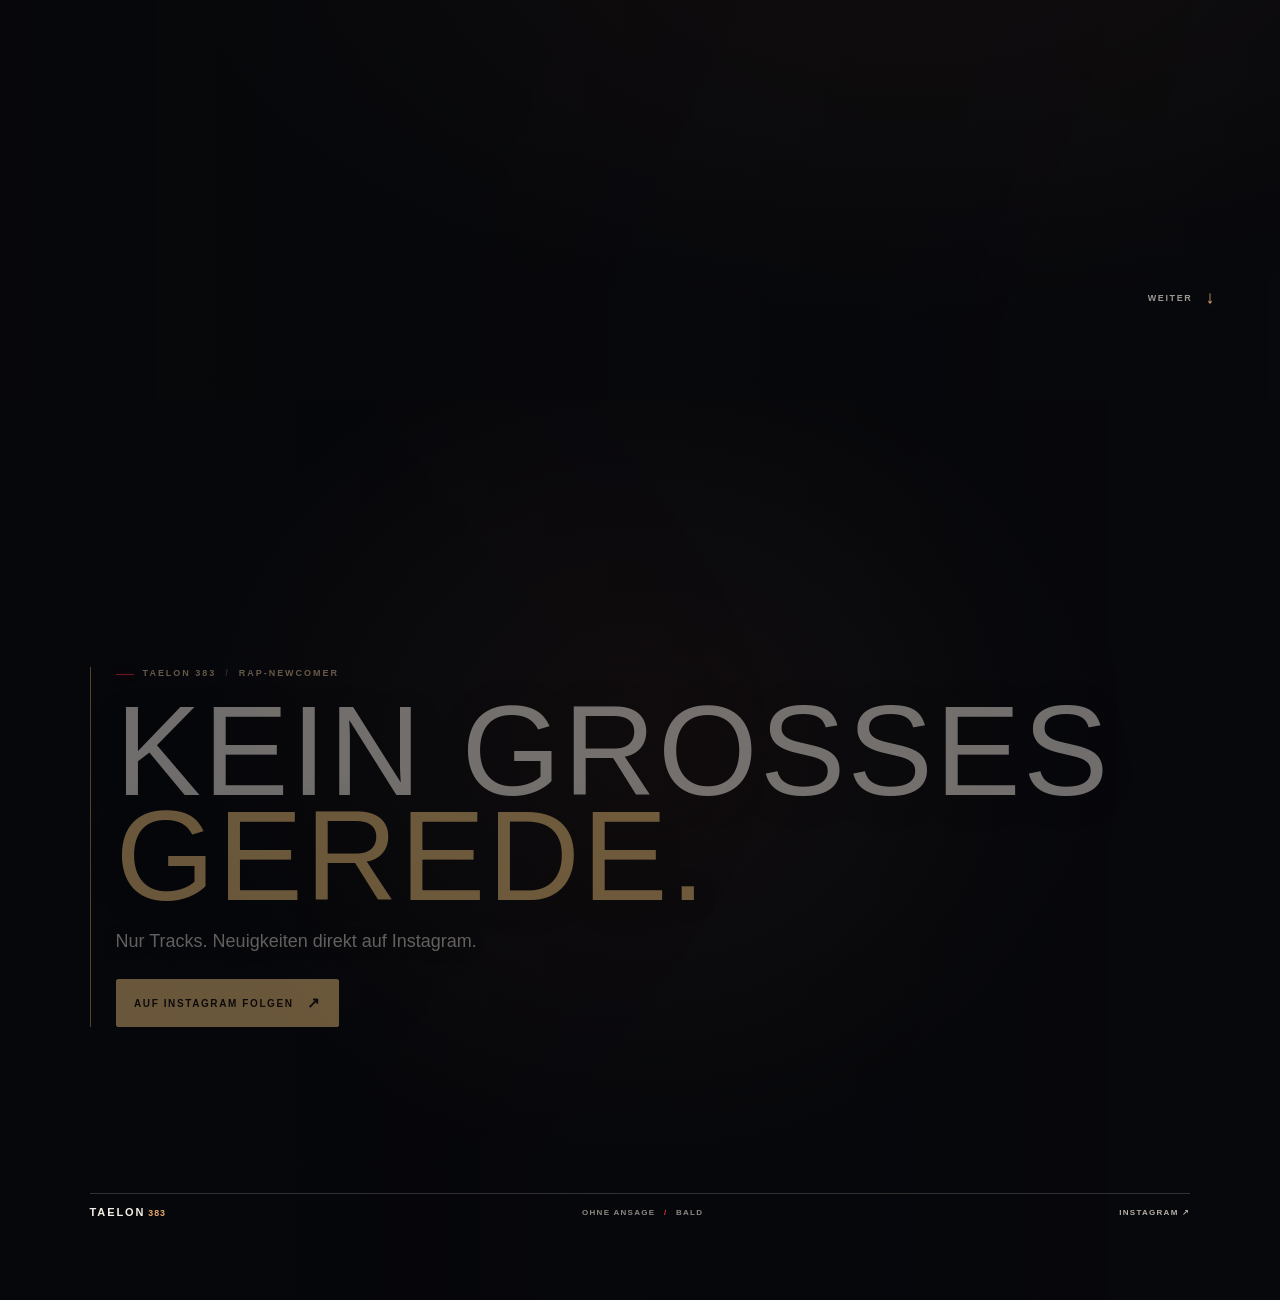
<file: kuenstler.html>
<!doctype html>
<html lang="de">
  <head>
    <meta charset="utf-8">
    <meta name="viewport" content="width=device-width, initial-scale=1">
    <meta http-equiv="refresh" content="0; url=index.html#artist">
    <link rel="canonical" href="index.html#artist">
    <title>TAELON 383 — Weiter zur Nachtfahrt</title>
  </head>
  <body><p>Das Künstlerprofil ist jetzt Teil der <a href="index.html#artist">TAELON 383 Nachtfahrt</a>.</p></body>
</html>
</file>
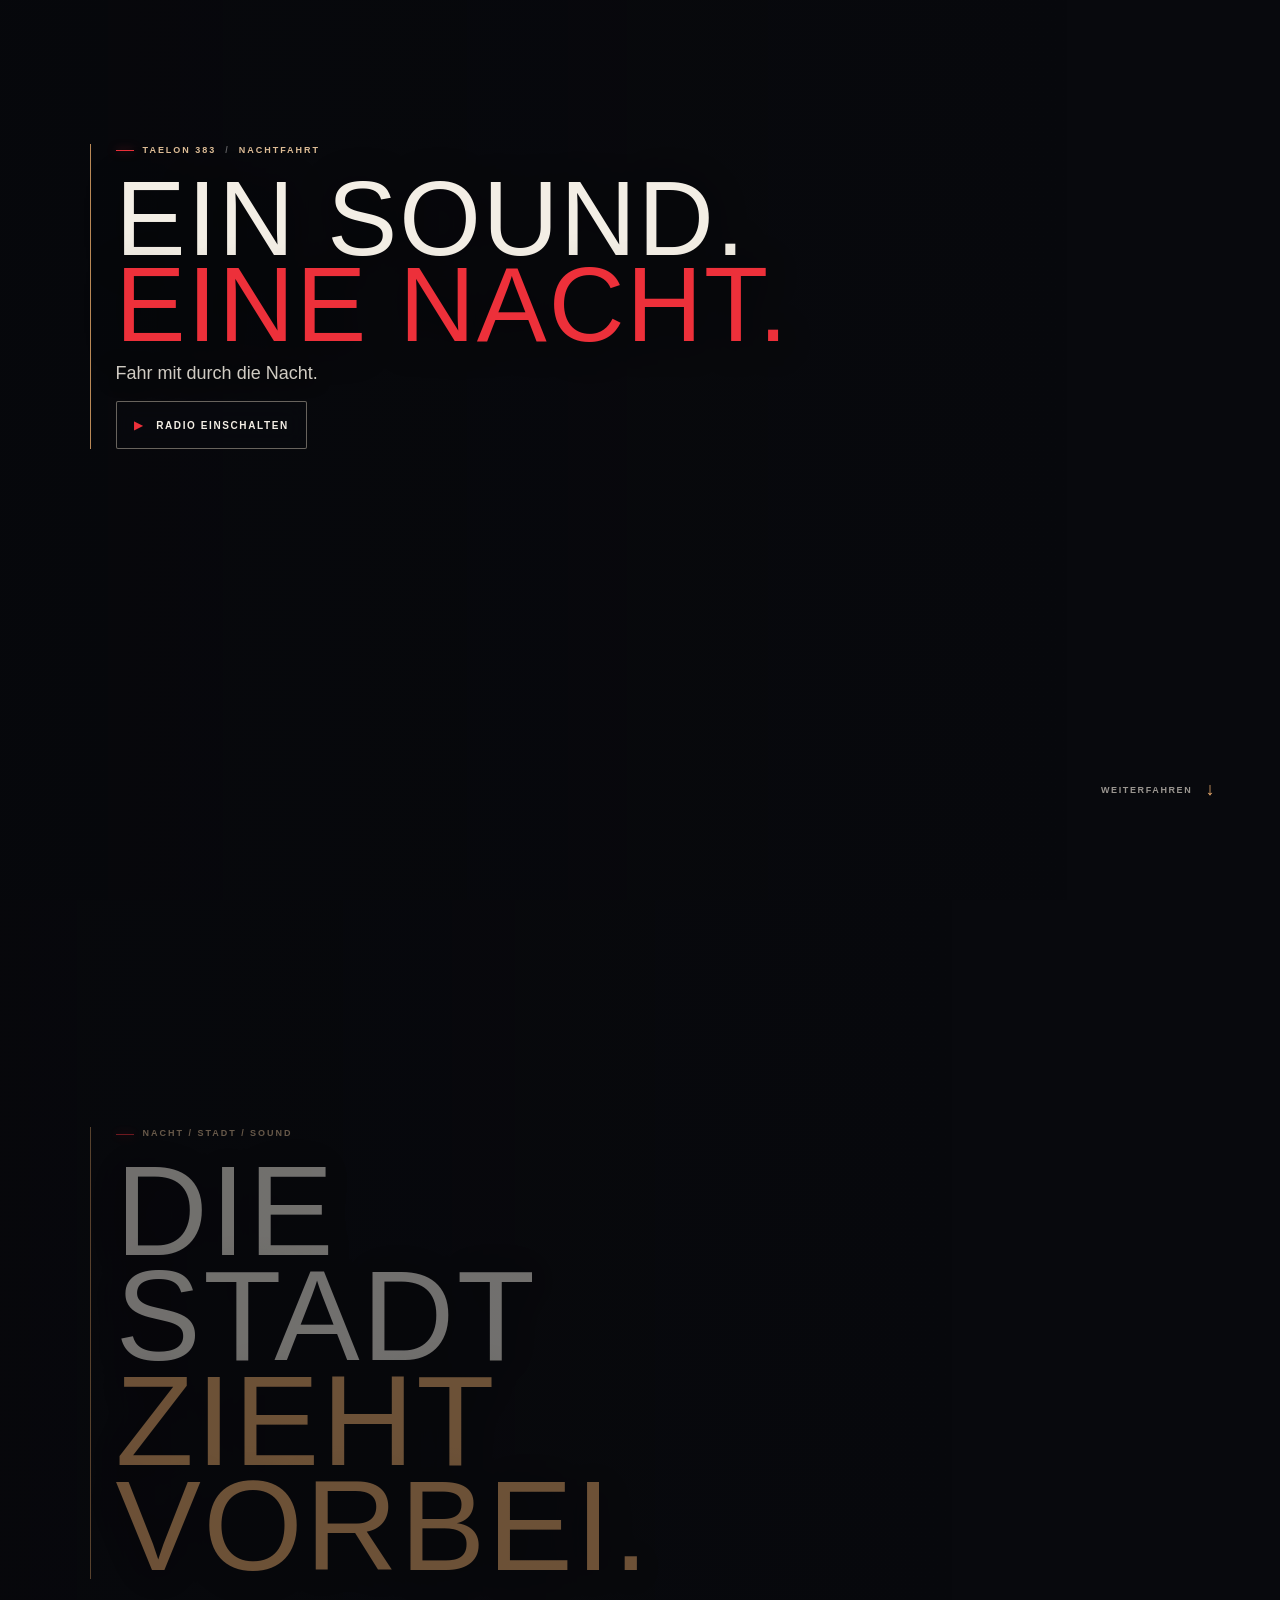
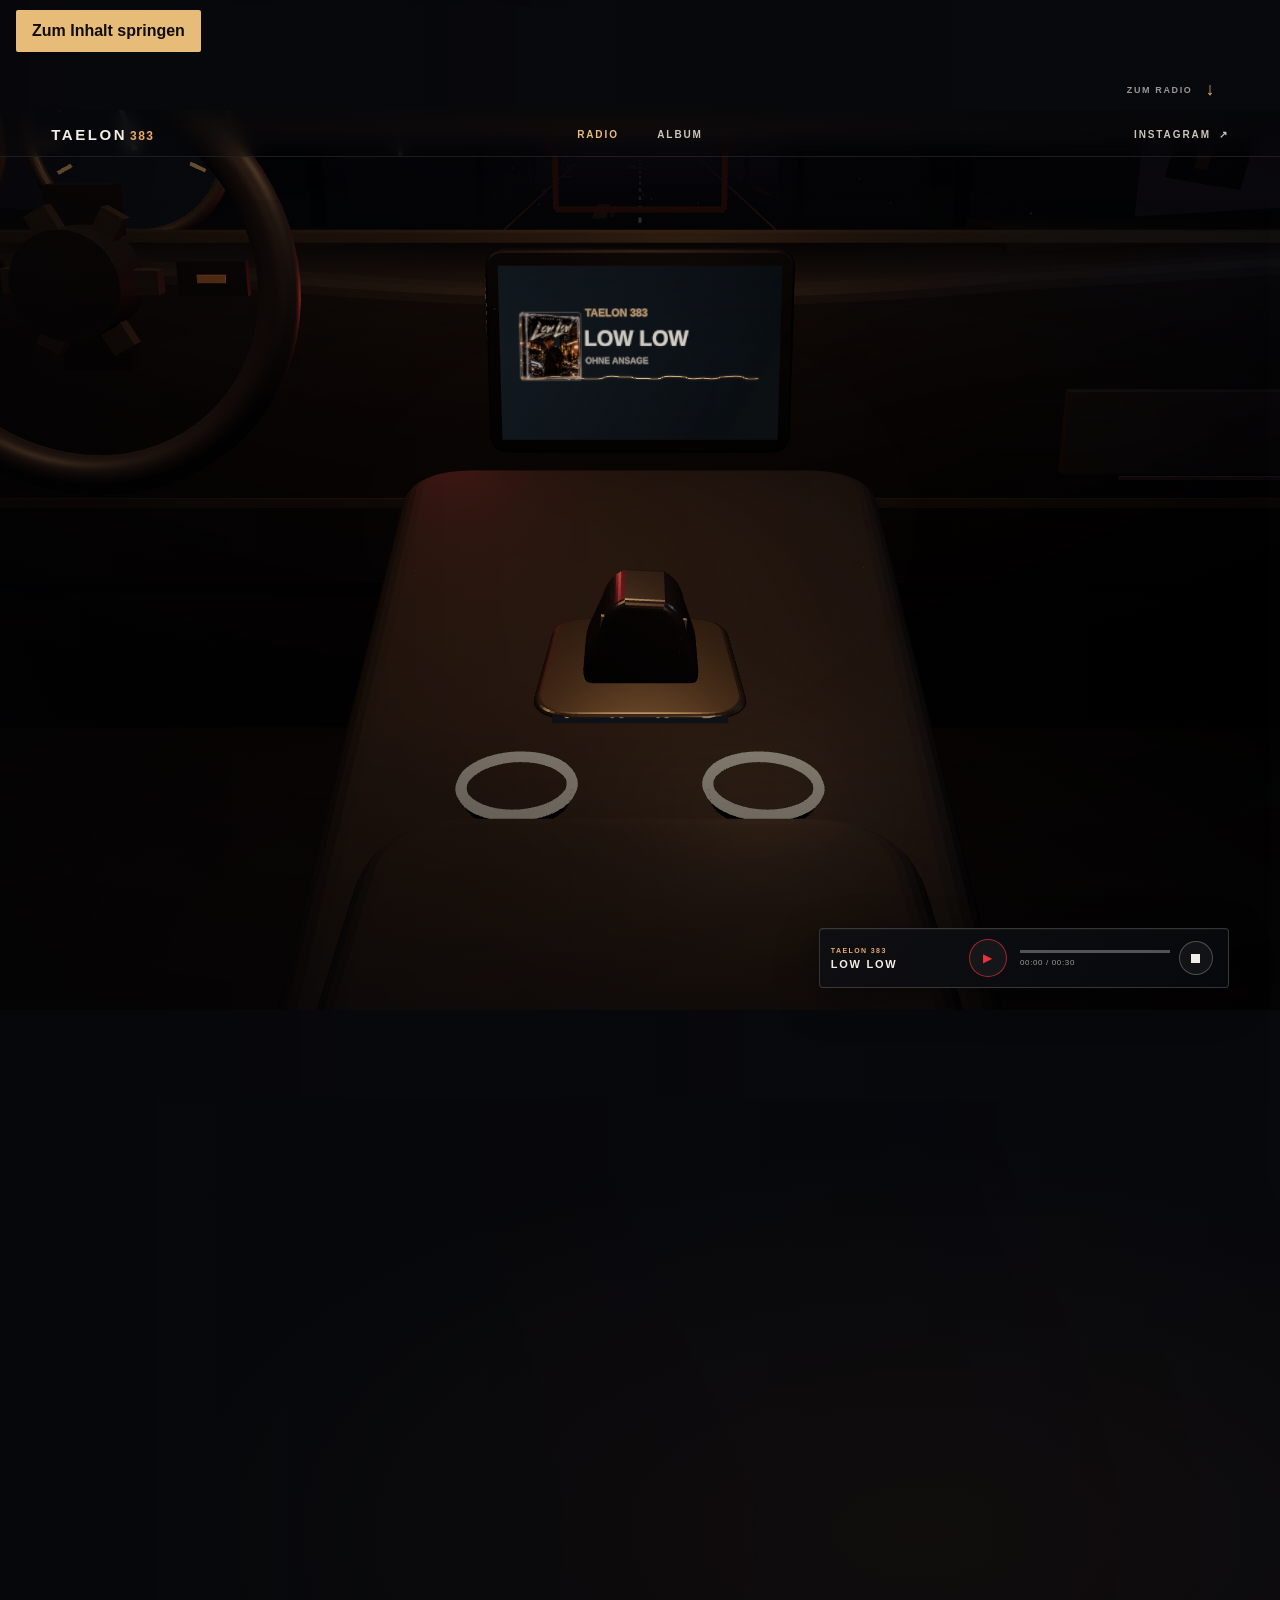
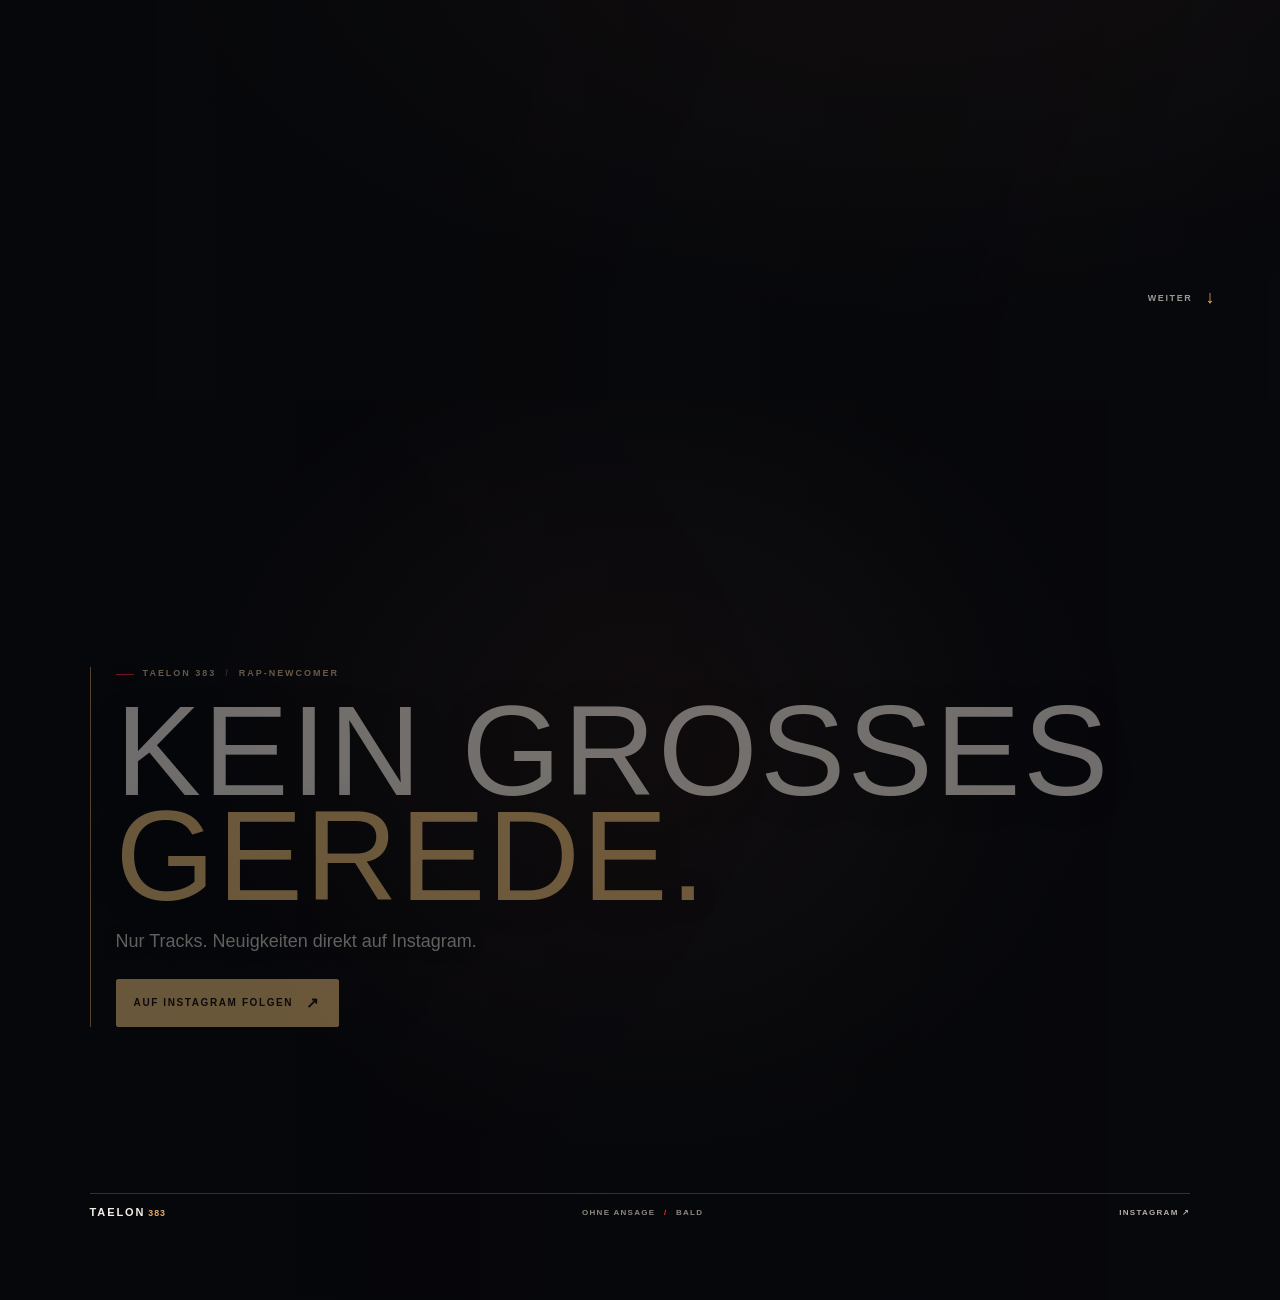
<file: musik.html>
<!doctype html>
<html lang="de">
  <head>
    <meta charset="utf-8">
    <meta name="viewport" content="width=device-width, initial-scale=1">
    <meta http-equiv="refresh" content="0; url=index.html#radio">
    <link rel="canonical" href="index.html#radio">
    <title>Musik — Weiter zur Nachtfahrt</title>
  </head>
  <body><p>Die Musik ist jetzt Teil der <a href="index.html#radio">TAELON 383 Nachtfahrt</a>.</p></body>
</html>
</file>
<file: styles.css>
:root {
  color-scheme: dark;
  --night: #08090d;
  --ink: #f3eee5;
  --muted: #bab2a9;
  --amber: #e8aa6c;
  --red: #ed303a;
  --gold: #e7bb78;
  --edge: rgba(246, 225, 201, .22);
  --dock-height: 68px;
}

*, *::before, *::after { box-sizing: border-box; }
html { scroll-behavior: smooth; scroll-padding-top: 90px; background: var(--night); }
body {
  margin: 0;
  min-width: 320px;
  overflow-x: hidden;
  background: var(--night);
  color: var(--ink);
  font-family: Inter, "Segoe UI", Arial, sans-serif;
  -webkit-font-smoothing: antialiased;
}
button, a { color: inherit; font: inherit; -webkit-tap-highlight-color: transparent; }
a { text-decoration: none; }
button { cursor: pointer; }
img { display: block; max-width: 100%; height: auto; }
::selection { color: #100b09; background: var(--gold); }
:focus-visible { outline: 2px solid var(--gold); outline-offset: 4px; }

.sr-only {
  position: absolute;
  width: 1px;
  height: 1px;
  padding: 0;
  margin: -1px;
  overflow: hidden;
  clip: rect(0, 0, 0, 0);
  white-space: nowrap;
  border: 0;
}
.skip-link {
  position: fixed;
  z-index: 20;
  top: -100px;
  left: 16px;
  padding: 12px 16px;
  border-radius: 2px;
  background: var(--gold);
  color: #110d0b;
  font-weight: 800;
}
.skip-link:focus { top: 14px; }

.world-stage {
  position: fixed;
  z-index: 0;
  inset: 0;
  overflow: hidden;
  background: #05070a;
  pointer-events: none;
}
#world-canvas { display: block; width: 100%; height: 100%; }
.world-vignette,
.world-grain {
  position: absolute;
  inset: 0;
  pointer-events: none;
}
.world-vignette {
  background:
    linear-gradient(180deg, rgba(4, 5, 8, .34), transparent 26%, transparent 68%, rgba(3, 4, 6, .38)),
    radial-gradient(ellipse at 50% 46%, transparent 30%, rgba(3, 4, 6, .34) 100%);
}
.world-grain {
  opacity: .025;
  background-image: repeating-linear-gradient(0deg, rgba(255,255,255,.06) 0, rgba(255,255,255,.06) 1px, transparent 1px, transparent 5px);
  mix-blend-mode: soft-light;
}
.world-fallback .world-stage {
  background: linear-gradient(180deg, rgba(5,6,8,.1), rgba(5,6,8,.54)), url("assets/nachtfahrt.png") center 42% / cover no-repeat, #08090d;
}
.world-fallback #world-canvas { display: none; }

.site-header {
  position: fixed;
  z-index: 5;
  top: 0;
  left: 0;
  display: grid;
  grid-template-columns: 1fr auto 1fr;
  align-items: center;
  width: 100%;
  padding: max(16px, env(safe-area-inset-top)) clamp(18px, 4vw, 54px) 13px;
  border-bottom: 1px solid rgba(240, 226, 208, .1);
  background: linear-gradient(180deg, rgba(6, 7, 10, .82), rgba(6, 7, 10, .22));
  backdrop-filter: blur(8px);
}
.wordmark {
  display: inline-flex;
  align-items: baseline;
  gap: 3px;
  width: fit-content;
  font-size: 15px;
  font-weight: 900;
  letter-spacing: .17em;
}
.wordmark span { color: var(--amber); font-size: .8em; letter-spacing: .12em; }
.main-nav { display: flex; gap: clamp(18px, 3vw, 44px); }
.main-nav a,
.header-social {
  color: rgba(246, 239, 228, .82);
  font-size: 10px;
  font-weight: 700;
  letter-spacing: .19em;
  text-transform: uppercase;
  transition: color .25s ease;
}
.main-nav a:hover,
.main-nav a[aria-current="location"],
.header-social:hover { color: var(--gold); }
.header-social { display: flex; justify-self: end; gap: 8px; align-items: center; }

main { position: relative; z-index: 1; }
.chapter {
  position: relative;
  display: flex;
  align-items: flex-end;
  min-height: 100svh;
  padding: 108px clamp(22px, 7vw, 108px) calc(var(--dock-height) + 78px + env(safe-area-inset-bottom));
  isolation: isolate;
}
.chapter::before {
  position: absolute;
  z-index: -1;
  inset: 0;
  background: linear-gradient(90deg, rgba(4,5,8,.59), rgba(4,5,8,.24) 48%, transparent 84%);
  content: "";
  opacity: .6;
  transition: opacity .7s ease;
}
.chapter-copy {
  width: min(100%, 790px);
  padding: 0 0 0 clamp(15px, 2vw, 28px);
  border-left: 1px solid rgba(232, 170, 108, .8);
  transform: translateY(14px);
  opacity: .45;
  transition: opacity .85s ease, transform .85s cubic-bezier(.2,.7,.25,1);
}
.chapter.is-active .chapter-copy { transform: translateY(0); opacity: 1; }
.eyebrow {
  display: flex;
  align-items: center;
  gap: 9px;
  margin: 0 0 18px;
  color: rgba(235, 200, 158, .94);
  font-size: 9px;
  font-weight: 800;
  letter-spacing: .22em;
  line-height: 1.5;
  text-transform: uppercase;
}
.eyebrow-mark { display: inline-block; width: 18px; height: 1px; background: var(--red); box-shadow: 0 0 10px rgba(237,48,58,.8); }
.slash { color: rgba(255,255,255,.36); }
.chapter h1,
.chapter h2,
.album-copy h2 {
  margin: 0;
  font-family: Impact, "Arial Narrow", "Segoe UI Condensed", sans-serif;
  font-size: clamp(56px, 12.5vw, 126px);
  font-stretch: condensed;
  font-weight: 500;
  letter-spacing: .018em;
  line-height: .82;
  text-transform: uppercase;
  text-shadow: 0 4px 36px rgba(0,0,0,.38);
}
.chapter h1 em,
.chapter h2 em,
.album-copy h2 em { color: var(--red); font-style: normal; }
.chapter-lead {
  max-width: 420px;
  margin: 19px 0 23px;
  color: rgba(244,238,228,.85);
  font-size: clamp(14px, 3.5vw, 18px);
  line-height: 1.55;
  text-shadow: 0 2px 18px rgba(0,0,0,.65);
}
.button {
  display: inline-flex;
  min-height: 48px;
  align-items: center;
  justify-content: center;
  gap: 13px;
  padding: 0 17px;
  border: 1px solid rgba(238, 223, 204, .42);
  border-radius: 2px;
  background: rgba(9, 10, 14, .72);
  color: var(--ink);
  font-size: 10px;
  font-weight: 800;
  letter-spacing: .16em;
  text-transform: uppercase;
  backdrop-filter: blur(10px);
  transition: border-color .25s ease, background .25s ease, transform .25s ease;
}
.button:hover { transform: translateY(-2px); border-color: var(--gold); background: rgba(22, 17, 15, .86); }
.button-icon { color: var(--red); font-size: 11px; }
.button-primary { border-color: var(--gold); background: var(--gold); color: #17100b; }
.button-primary:hover { background: #f0c889; }
.button-primary [aria-hidden="true"] { font-size: 15px; }
.scroll-cue {
  position: absolute;
  right: clamp(22px, 5vw, 64px);
  bottom: calc(var(--dock-height) + 38px + env(safe-area-inset-bottom));
  display: flex;
  align-items: center;
  gap: 13px;
  color: rgba(241, 233, 222, .63);
  font-size: 9px;
  font-weight: 700;
  letter-spacing: .18em;
  text-transform: uppercase;
}
.scroll-cue span:last-child { color: var(--amber); font-size: 18px; animation: cue-float 1.8s ease-in-out infinite; }
@keyframes cue-float { 50% { transform: translateY(4px); } }
.chapter-approach { align-items: center; }
.chapter-approach::before { background: linear-gradient(90deg, rgba(4,5,8,.5), transparent 75%); }
.chapter-approach h2 { font-size: clamp(52px, 11vw, 112px); }
.chapter-approach h2 em { color: var(--amber); }
.chapter-copy-small { max-width: 620px; }
.chapter-start { align-items: flex-start; padding-top: max(132px, 16svh); }
.chapter-start .chapter-copy { max-width: 690px; }
.chapter-start .chapter-lead { margin: 12px 0 14px; }
.chapter-radio { align-items: flex-start; padding-top: max(102px, 13svh); }
.chapter-radio::before { background: linear-gradient(90deg, rgba(4,5,8,.66), rgba(4,5,8,.22) 60%, transparent); }
.chapter-copy-radio { max-width: 360px; }
.chapter-radio h2 { font-size: clamp(48px, 11vw, 82px); letter-spacing: .04em; }
.chapter-radio .chapter-lead { max-width: 320px; margin: 10px 0 0; font-size: 12px; }
body.radio-focus .chapter-radio .chapter-copy-radio { transform: translateY(-12px); opacity: 0; pointer-events: none; }

.chapter-album {
  min-height: 110svh;
  align-items: center;
  padding-top: 100px;
  padding-bottom: calc(var(--dock-height) + 74px + env(safe-area-inset-bottom));
}
.chapter-album::before { background: radial-gradient(ellipse at 72% 48%, rgba(132,77,35,.16), transparent 60%), linear-gradient(90deg, rgba(6,7,9,.78), rgba(6,7,9,.3) 72%, transparent); }
.album-card {
  display: grid;
  opacity: 0;
  transform: translateY(18px);
  transition: opacity .75s ease, transform .75s cubic-bezier(.2,.7,.25,1);
  grid-template-columns: minmax(110px, 38vw) minmax(0, 1fr);
  align-items: center;
  gap: clamp(17px, 4vw, 48px);
  width: min(100%, 880px);
  padding: clamp(13px, 2.6vw, 28px);
  border: 1px solid rgba(233, 197, 148, .28);
  background: linear-gradient(125deg, rgba(14,12,12,.86), rgba(12,11,12,.62));
  box-shadow: 0 24px 100px rgba(0,0,0,.34), inset 0 1px rgba(255,255,255,.05);
  backdrop-filter: blur(10px);
}
.chapter-album.is-active .album-card { opacity: 1; transform: translateY(0); }
.album-art { position: relative; overflow: hidden; border: 1px solid rgba(231,187,120,.62); box-shadow: 0 8px 32px rgba(0,0,0,.48); }
.album-art::after { position: absolute; inset: 0; border: 1px solid rgba(255,226,180,.2); content: ""; pointer-events: none; }
.album-copy .eyebrow { gap: 7px; margin-bottom: 15px; font-size: 8px; letter-spacing: .14em; }
.eyebrow-gold { background: var(--gold); box-shadow: 0 0 10px rgba(231,187,120,.6); }
.album-copy h2 { font-size: clamp(40px, 8vw, 86px); line-height: .84; }
.album-copy h2 em { color: var(--gold); }
.album-copy > p:not(.eyebrow) { max-width: 390px; margin: 16px 0; color: #c8c0b6; font-size: clamp(12px, 2vw, 15px); line-height: 1.55; }
.release-state { display: inline-flex; align-items: center; gap: 8px; color: rgba(242,226,202,.76); font-size: 8px; font-weight: 800; letter-spacing: .15em; }
.status-dot { width: 6px; height: 6px; border-radius: 50%; background: var(--gold); box-shadow: 0 0 9px rgba(231,187,120,.8); }
.chapter-album .scroll-cue { bottom: calc(var(--dock-height) + 32px + env(safe-area-inset-bottom)); }
.chapter-end { min-height: 100svh; align-items: center; padding-top: 96px; padding-bottom: calc(120px + env(safe-area-inset-bottom)); }
.chapter-end::before { background: radial-gradient(ellipse at 50% 38%, rgba(111,66,38,.2), transparent 54%), linear-gradient(90deg, rgba(4,5,8,.68), rgba(4,5,8,.17)); }
.chapter-copy-end h2 { font-size: clamp(50px, 10vw, 100px); }
.chapter-copy-end h2 em { color: var(--gold); }
.site-footer {
  position: absolute;
  right: clamp(22px, 7vw, 108px);
  bottom: calc(var(--dock-height) + 18px + env(safe-area-inset-bottom));
  left: clamp(22px, 7vw, 108px);
  display: flex;
  justify-content: space-between;
  align-items: center;
  gap: 10px;
  padding-top: 12px;
  border-top: 1px solid rgba(245,233,215,.19);
  color: rgba(237,229,217,.58);
  font-size: 8px;
  font-weight: 700;
  letter-spacing: .16em;
}
.site-footer .wordmark { color: var(--ink); font-size: 11px; }
.site-footer i { padding: 0 5px; color: var(--red); font-style: normal; }
.site-footer a:last-child { color: rgba(237,229,217,.76); }

.audio-dock {
  position: fixed;
  z-index: 6;
  right: 50%;
  bottom: max(12px, env(safe-area-inset-bottom));
  display: grid;
  grid-template-columns: minmax(102px, 1fr) 42px minmax(90px, 1.16fr) 38px;
  align-items: center;
  gap: 9px;
  width: min(100% - 22px, 480px);
  min-height: var(--dock-height);
  padding: 9px 11px;
  border: 1px solid rgba(239, 225, 207, .2);
  border-radius: 4px;
  background: linear-gradient(125deg, rgba(15,16,20,.94), rgba(8,9,12,.93));
  box-shadow: 0 12px 40px rgba(0,0,0,.4), inset 0 1px rgba(255,255,255,.04);
  transform: translateX(50%);
  backdrop-filter: blur(16px);
}
.audio-meta { display: grid; gap: 4px; min-width: 0; }
.audio-label { color: var(--amber); font-size: 7px; font-weight: 800; letter-spacing: .2em; }
.audio-meta strong { overflow: hidden; color: var(--ink); font-size: 11px; letter-spacing: .16em; text-overflow: ellipsis; white-space: nowrap; }
.audio-control {
  display: grid;
  width: 38px;
  height: 38px;
  place-items: center;
  border: 1px solid rgba(241,224,204,.28);
  border-radius: 50%;
  background: rgba(255,255,255,.045);
  color: var(--ink);
}
.audio-toggle { border-color: rgba(237,48,58,.65); color: var(--red); font-size: 12px; }
.audio-toggle[aria-pressed="true"] { box-shadow: 0 0 20px rgba(237,48,58,.18); }
.audio-stop { width: 34px; height: 34px; }
.audio-stop span { width: 9px; height: 9px; background: var(--ink); }
.audio-timeline { display: grid; gap: 5px; min-width: 0; }
#audio-progress { display: block; width: 100%; height: 3px; border: 0; border-radius: 0; overflow: hidden; background: rgba(255,255,255,.16); appearance: none; }
#audio-progress::-webkit-progress-bar { background: rgba(255,255,255,.16); }
#audio-progress::-webkit-progress-value { background: linear-gradient(90deg, var(--red), var(--amber)); }
#audio-progress::-moz-progress-bar { background: linear-gradient(90deg, var(--red), var(--amber)); }
.audio-time { color: rgba(236,229,218,.66); font-size: 8px; font-variant-numeric: tabular-nums; letter-spacing: .08em; }
#low-low-audio { display: none; }

.noscript-note { position: relative; z-index: 3; max-width: 560px; margin: 0 auto; padding: 0 20px 120px; color: var(--muted); text-align: center; }

@media (min-width: 720px) {
  :root { --dock-height: 60px; }
  .chapter { padding-bottom: calc(var(--dock-height) + 70px); }
  .chapter::before { opacity: .48; }
  .chapter-copy { width: min(100%, 1120px); padding-left: 25px; }
  .chapter h1 { font-size: clamp(104px, 11.4vw, 162px); }
  .chapter-start .chapter-copy { max-width: 1120px; }
  .chapter-start h1 { font-size: clamp(88px, 8.2vw, 124px); }
  .chapter h2 { font-size: clamp(92px, 10vw, 142px); }
  .chapter-radio h2 { font-size: clamp(70px, 8vw, 112px); }
  .chapter-radio .chapter-lead { max-width: 370px; font-size: 14px; }
  .chapter-album { min-height: 100svh; }
  .album-card { grid-template-columns: minmax(250px, 38%) minmax(0, 1fr); }
  .site-footer { bottom: calc(var(--dock-height) + 22px); }
  .audio-dock { right: clamp(24px, 4vw, 52px); bottom: 22px; width: 410px; transform: none; }
  .scroll-cue { bottom: calc(var(--dock-height) + 40px); }
}

@media (max-width: 719px) {
  .chapter-start { padding-top: max(90px, 11svh); }
}

@media (max-width: 430px) {
  .site-header { grid-template-columns: 1fr auto 1fr; padding-right: 16px; padding-left: 16px; }
  .wordmark { font-size: 12px; letter-spacing: .13em; }
  .main-nav { gap: 13px; }
  .main-nav a, .header-social { font-size: 8px; letter-spacing: .13em; }
  .header-social { gap: 5px; }
  .header-social span:first-child { display: none; }
  .chapter { padding-right: 20px; padding-left: 21px; }
  .chapter-copy { padding-left: 13px; }
  .chapter h1 { font-size: clamp(52px, 13vw, 72px); }
  .chapter-start h1 { font-size: clamp(48px, 13vw, 72px); }
  .chapter-approach h2 { font-size: clamp(50px, 12.5vw, 68px); }
  .chapter-radio h2 { font-size: clamp(48px, 14vw, 60px); }
  .eyebrow { gap: 6px; font-size: 8px; letter-spacing: .16em; }
  .chapter-lead { font-size: 14px; }
  .album-card { grid-template-columns: minmax(92px, 34vw) minmax(0, 1fr); gap: 13px; padding: 12px; }
  .album-copy .eyebrow { font-size: 7px; }
  .album-copy h2 { font-size: clamp(35px, 9.5vw, 43px); }
  .album-copy > p:not(.eyebrow) { margin: 11px 0; font-size: 11px; }
  .release-state { font-size: 7px; letter-spacing: .1em; }
  .audio-dock { grid-template-columns: minmax(86px, 1fr) 38px minmax(75px, 1.16fr) 34px; gap: 7px; width: calc(100% - 20px); min-height: 62px; padding: 8px; }
  .audio-control { width: 34px; height: 34px; }
  .audio-stop { width: 31px; height: 31px; }
  .audio-meta strong { font-size: 10px; }
  .audio-label { font-size: 6px; }
  .audio-time { font-size: 7px; }
  .scroll-cue { right: 22px; bottom: calc(var(--dock-height) + 36px + env(safe-area-inset-bottom)); font-size: 8px; }
  .site-footer { right: 21px; left: 21px; bottom: calc(var(--dock-height) + 19px + env(safe-area-inset-bottom)); font-size: 7px; letter-spacing: .11em; }
  .site-footer .wordmark { font-size: 9px; }
}

@media (max-width: 350px) {
  .chapter-start .eyebrow { margin-bottom: 12px; }
  .chapter-start h1 { font-size: 48px; }
}

@media (prefers-reduced-motion: reduce) {
  html { scroll-behavior: auto; }
  *, *::before, *::after { scroll-behavior: auto !important; animation-duration: .01ms !important; animation-iteration-count: 1 !important; transition-duration: .01ms !important; }
}
</file>
